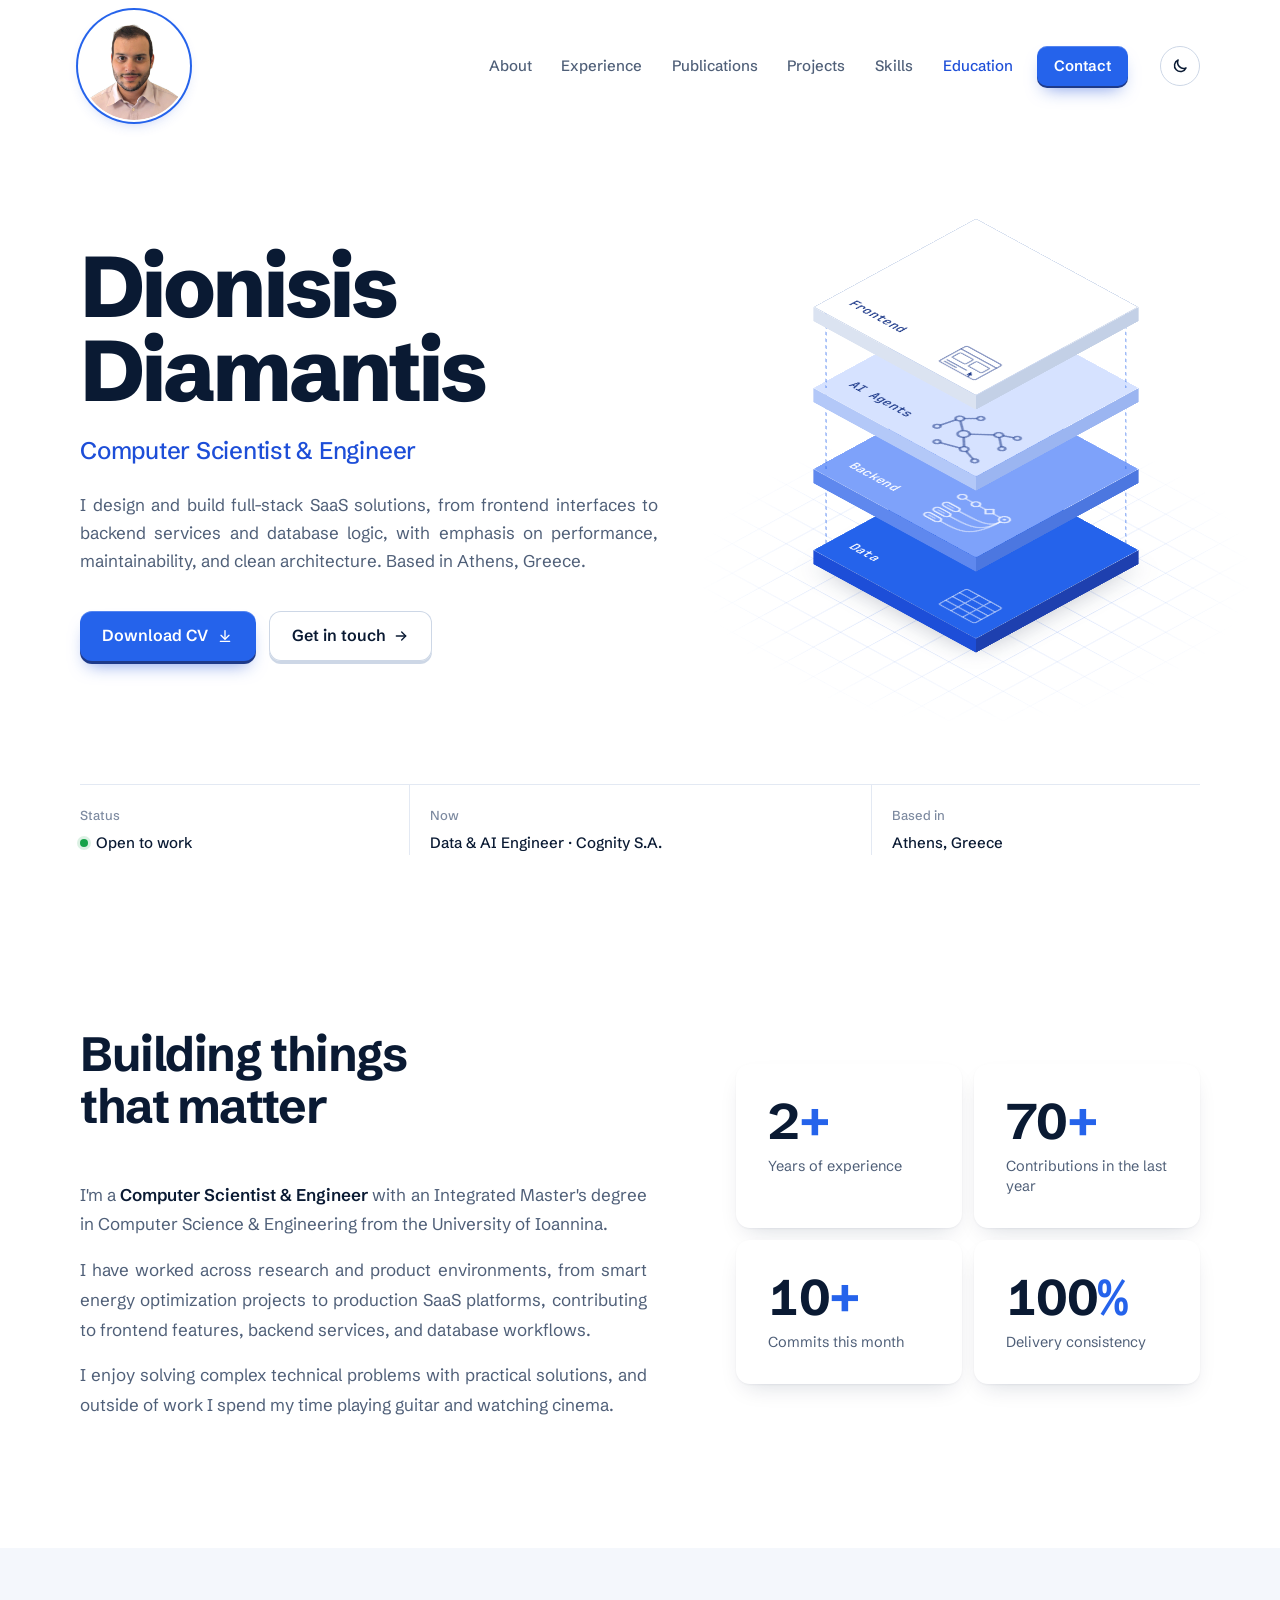
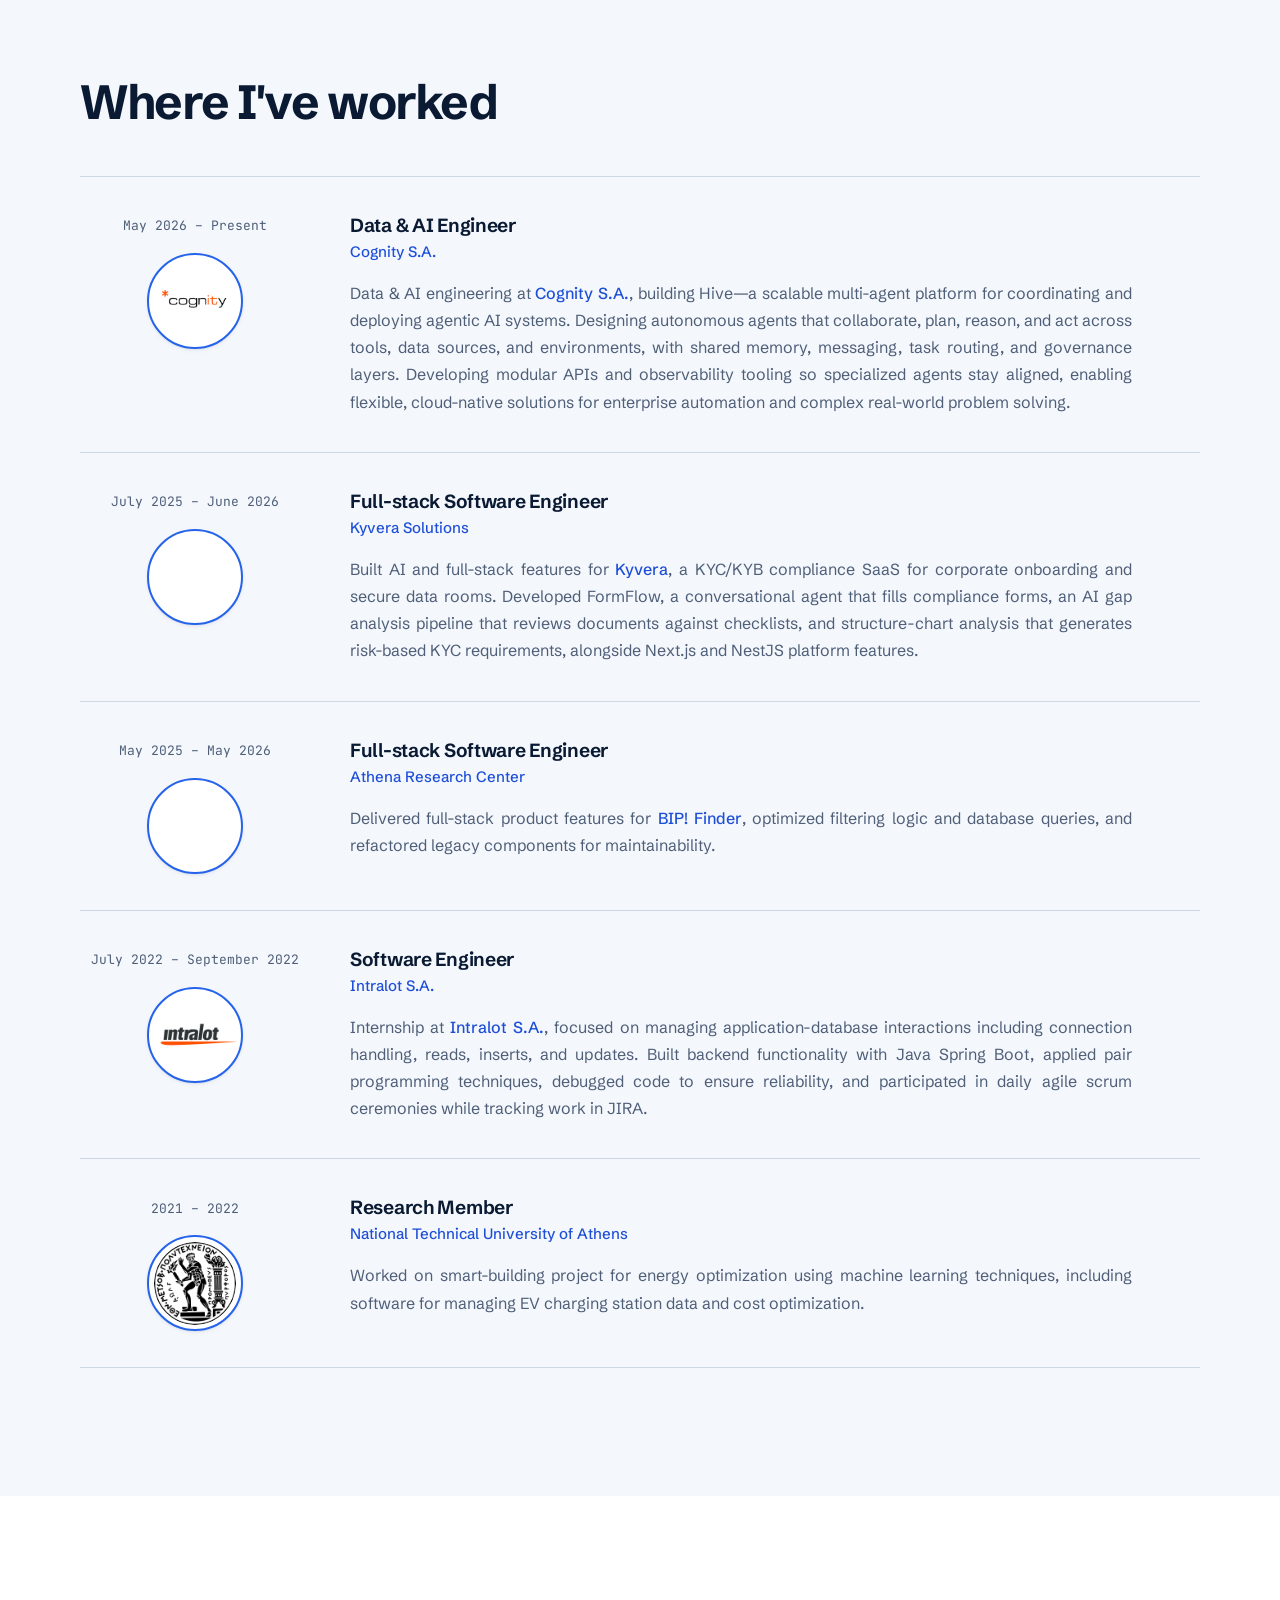
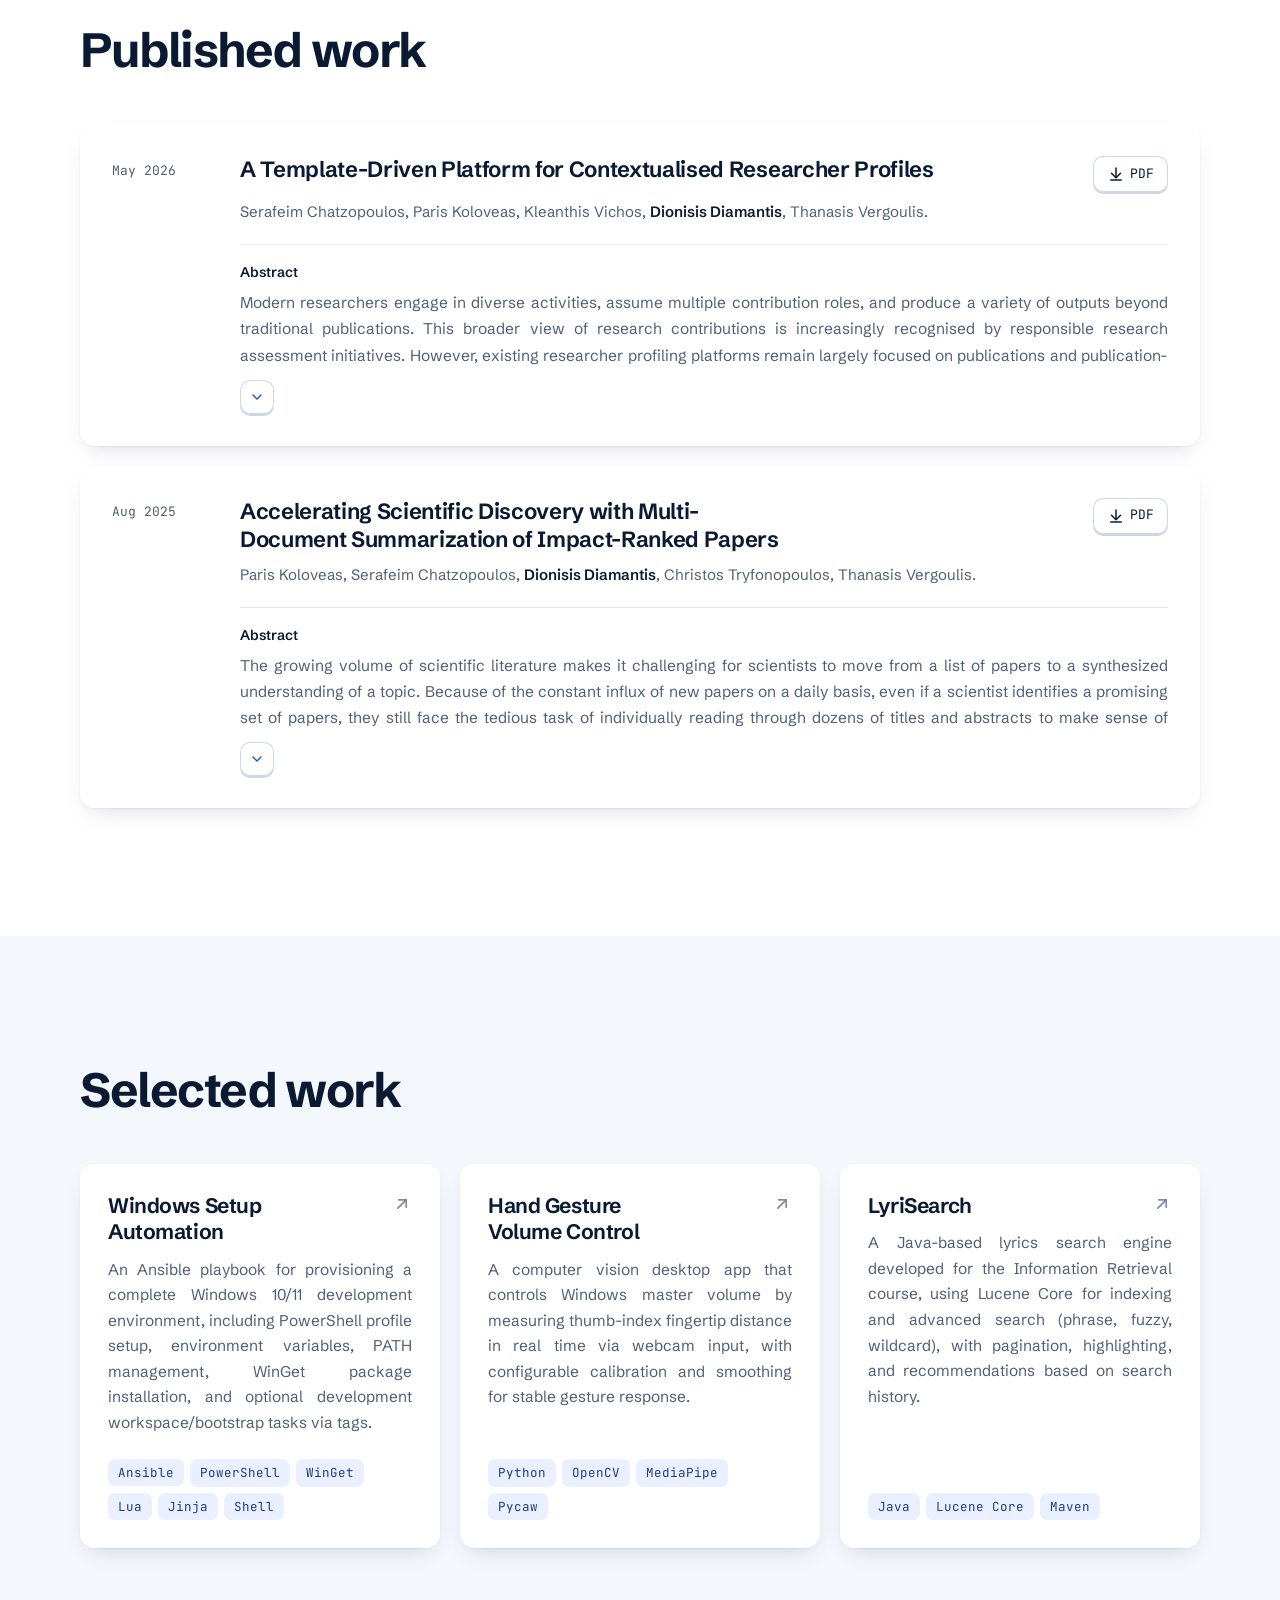
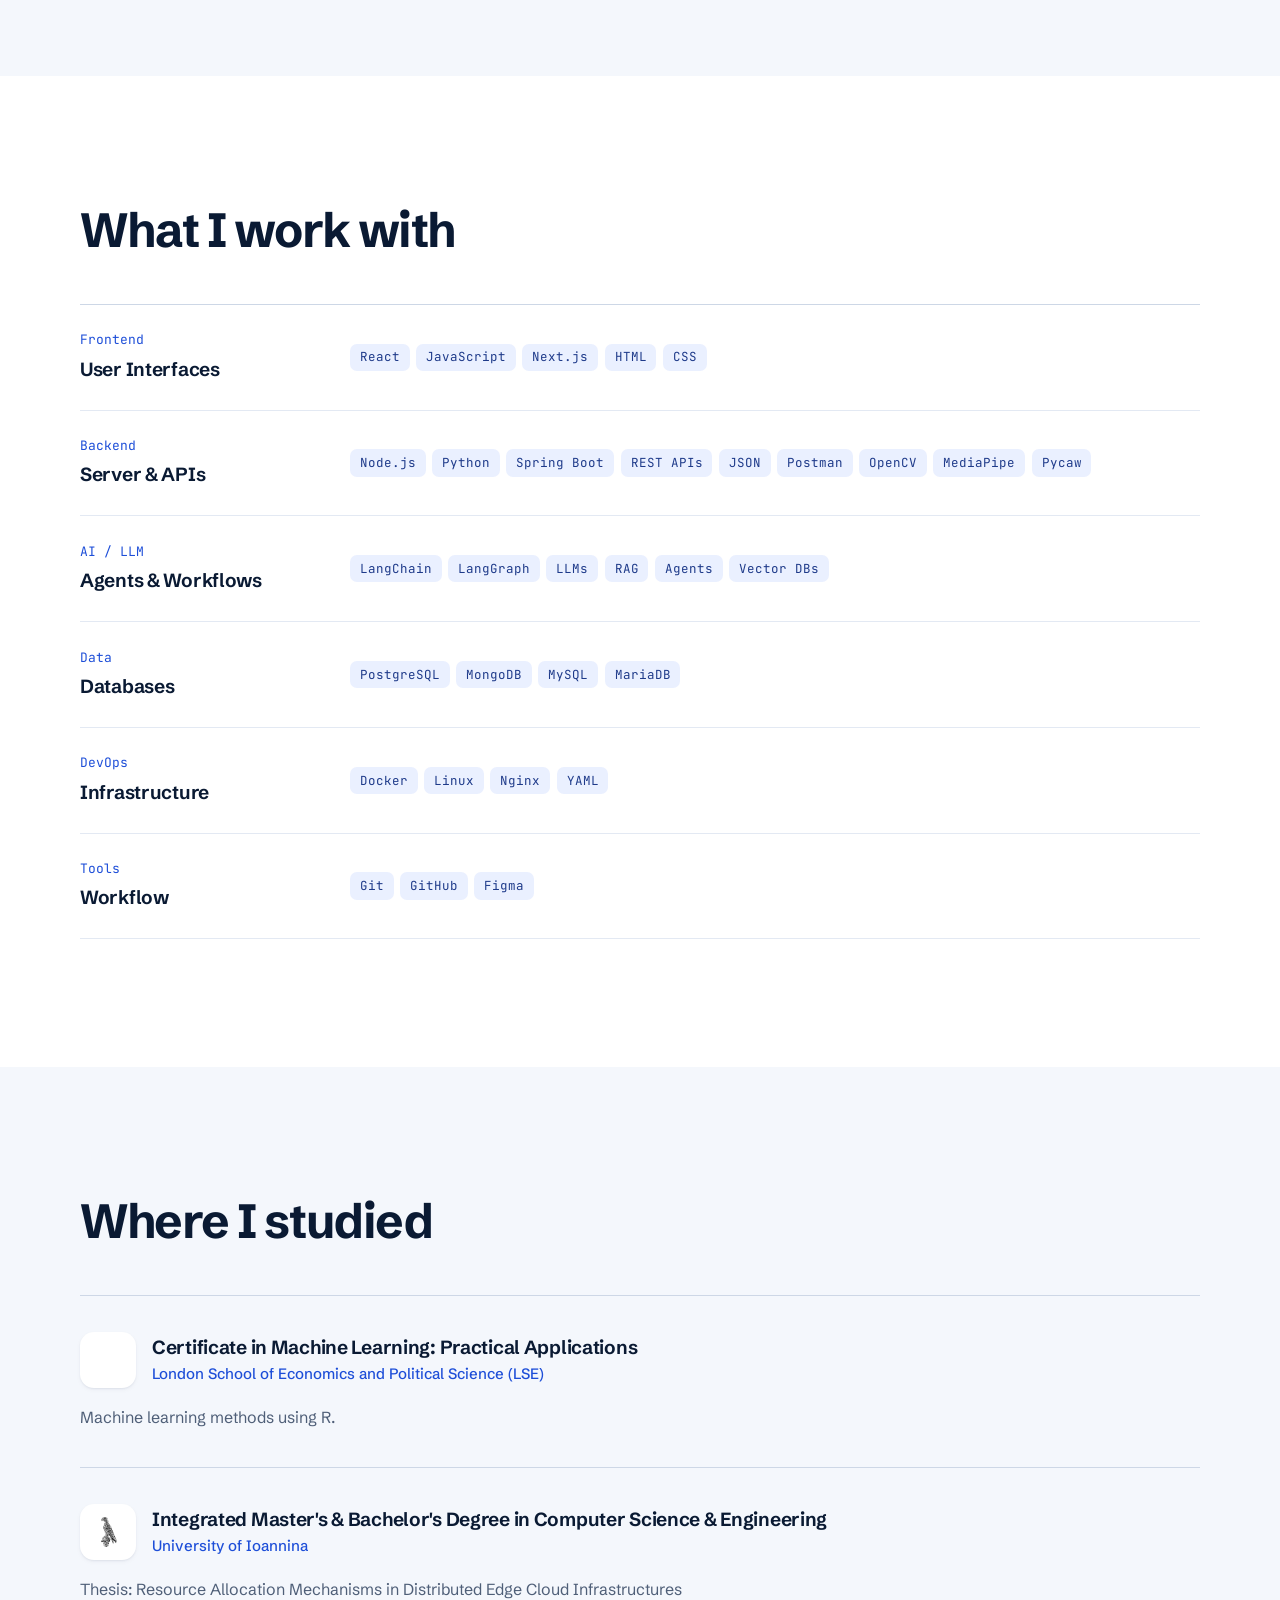
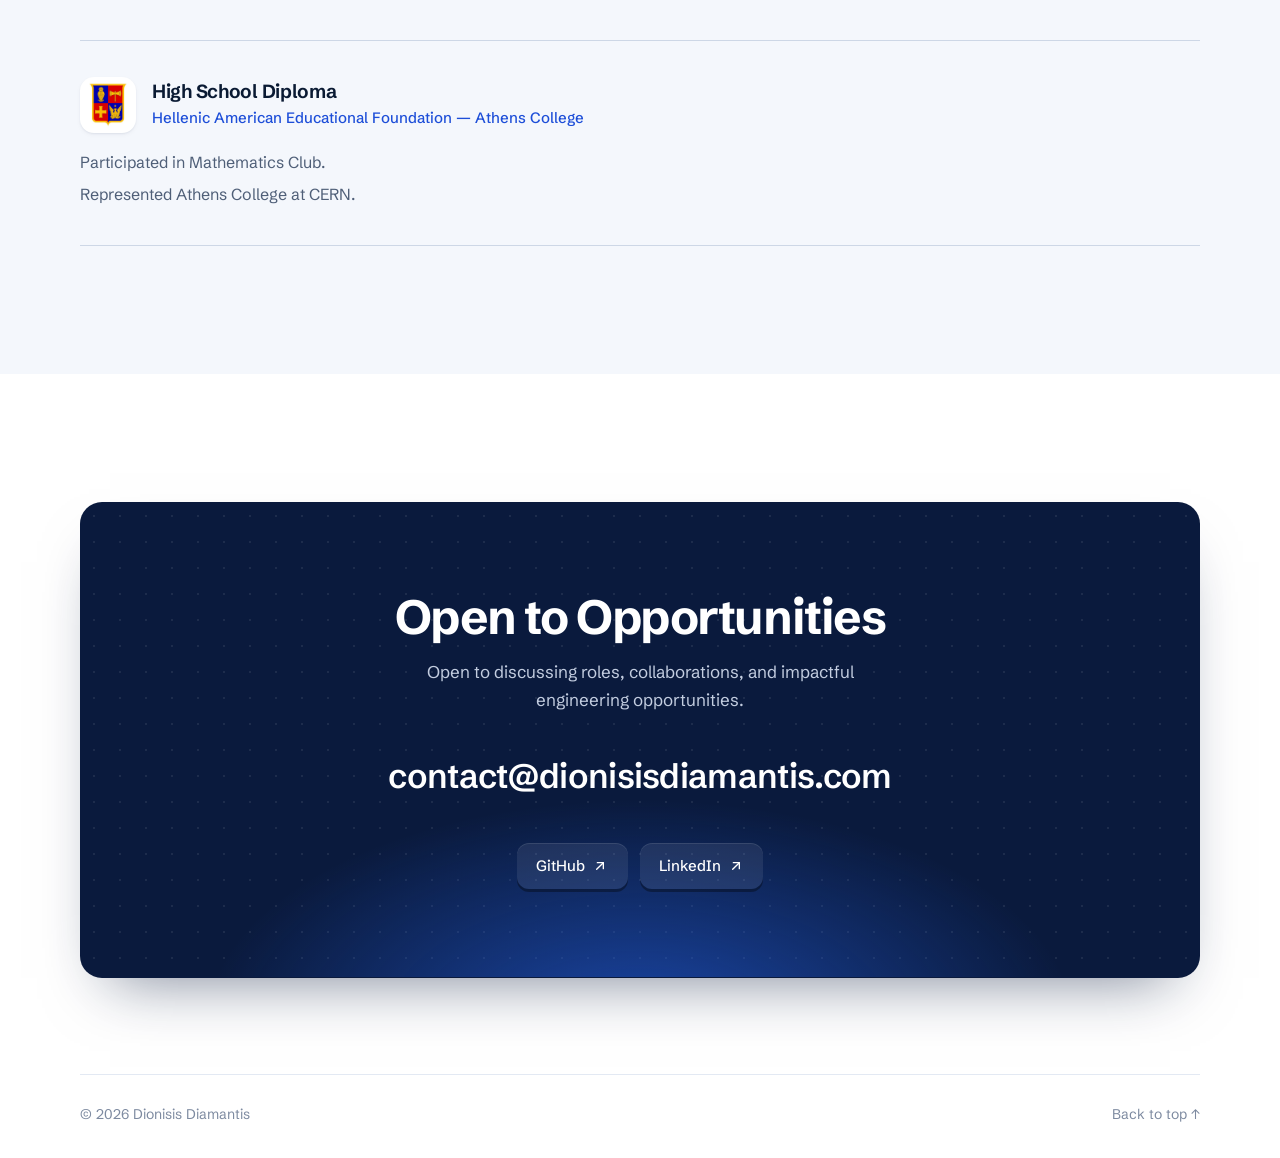
<file: index.html>
<!DOCTYPE html>
<html lang="en">
<head>
  <meta charset="UTF-8" />
  <meta name="viewport" content="width=device-width, initial-scale=1.0, minimum-scale=1.0, viewport-fit=cover" />
  <meta name="google-site-verification" content="ur2mMR9b_NcOJcLGrfD8p8n-YWBuxhyLKRSoC2bK8dc" />
  <meta name="theme-color" content="#ffffff" media="(prefers-color-scheme: light)" />
  <meta name="theme-color" content="#0b1120" media="(prefers-color-scheme: dark)" />
  <title>Dionisis Diamantis — Computer Scientist & Engineer</title>
  <link rel="icon" href="/favicon.ico" sizes="any" />
  <link rel="icon" href="/favicon.png" type="image/png" sizes="96x96" />
  <link rel="icon" href="/assets/favicon.svg" type="image/svg+xml" />
  <link rel="icon" href="/assets/favicon-32.png" type="image/png" sizes="32x32" />
  <link rel="icon" href="/assets/favicon-512.png" type="image/png" sizes="512x512" />
  <link rel="apple-touch-icon" href="/assets/favicon-180.png" />
  <link rel="preconnect" href="https://fonts.googleapis.com" />
  <link rel="preconnect" href="https://fonts.gstatic.com" crossorigin />
  <link href="https://fonts.googleapis.com/css2?family=Schibsted+Grotesk:wght@400;500;600;700;800&family=JetBrains+Mono:wght@400;500&display=swap" rel="stylesheet" />
  <link rel="stylesheet" href="./css/styles.css?v=redesign-10" />
  <script>
    document.documentElement.classList.add('js');
    // apply a theme the visitor picked earlier before the first paint, so there is no flash
    try {
      var savedTheme = localStorage.getItem('theme');
      if (savedTheme === 'light' || savedTheme === 'dark') document.documentElement.dataset.theme = savedTheme;
    } catch (e) {}
    if ('scrollRestoration' in history) history.scrollRestoration = 'manual';
    document.addEventListener('DOMContentLoaded', () => {
      if (window.location.hash) {
        history.replaceState(null, '', window.location.pathname);
      }
      window.scrollTo(0, 0);
    });
  </script>
</head>
<body>

  <nav id="navbar">
    <div class="nav-inner">
      <a class="nav-brand" href="#hero" aria-label="Dionisis Diamantis — home">
        <span class="nav-avatar"><img src="./assets/images/me.jpeg" alt="" width="56" height="56" decoding="async" /></span>
      </a>
      <button type="button" class="theme-toggle" aria-label="Switch to dark theme">
        <svg class="theme-icon theme-icon--moon" width="18" height="18" viewBox="0 0 24 24" fill="none" stroke="currentColor" stroke-width="2" stroke-linecap="round" stroke-linejoin="round" aria-hidden="true"><path d="M20 14.5A8 8 0 0 1 9.5 4 8 8 0 1 0 20 14.5Z" /></svg>
        <svg class="theme-icon theme-icon--sun" width="18" height="18" viewBox="0 0 24 24" fill="none" stroke="currentColor" stroke-width="2" stroke-linecap="round" stroke-linejoin="round" aria-hidden="true"><circle cx="12" cy="12" r="4" /><path d="M12 2v2M12 20v2M4.9 4.9l1.4 1.4M17.7 17.7l1.4 1.4M2 12h2M20 12h2M4.9 19.1l1.4-1.4M17.7 6.3l1.4-1.4" /></svg>
      </button>
      <button
        type="button"
        class="nav-toggle"
        aria-expanded="false"
        aria-controls="nav-menu"
        aria-label="Open navigation menu"
      >
        <span class="nav-toggle-bar" aria-hidden="true"></span>
        <span class="nav-toggle-bar" aria-hidden="true"></span>
      </button>
      <ul class="nav-links" id="nav-menu">
        <li><a href="#about">About</a></li>
        <li><a href="#experience">Experience</a></li>
        <li><a href="#publications">Publications</a></li>
        <li><a href="#projects">Projects</a></li>
        <li><a href="#skills">Skills</a></li>
        <li><a href="#education">Education</a></li>
        <li class="nav-cta-item"><a class="nav-cta" href="#contact">Contact</a></li>
      </ul>
    </div>
    <button type="button" class="nav-backdrop" aria-label="Close navigation menu" tabindex="-1" aria-hidden="true"></button>
  </nav>

  <main>
    <section id="hero">
      <div class="hero-inner">
        <div class="hero-main">
          <h1 class="hero-name">Dionisis<br>Diamantis</h1>
          <p class="hero-title">Computer Scientist & Engineer</p>
          <p class="hero-desc">I design and build full-stack SaaS solutions, from frontend interfaces to backend services and database logic, with emphasis on performance, maintainability, and clean architecture. Based in Athens, Greece.</p>
          <div class="hero-actions">
            <a
              class="btn btn-primary"
              href="./assets/papers/cv%20Dionysios%20Diamantis.pdf"
              download="Dionisis_Diamantis_CV.pdf"
            >
              Download CV
              <svg width="16" height="16" viewBox="0 0 24 24" fill="none" stroke="currentColor" stroke-width="2" stroke-linecap="round" stroke-linejoin="round" aria-hidden="true"><path d="M12 4v12" /><path d="m6 11 6 6 6-6" /><path d="M5 20h14" /></svg>
            </a>
            <a class="btn btn-ghost" href="#contact">
              Get in touch
              <svg width="16" height="16" viewBox="0 0 24 24" fill="none" stroke="currentColor" stroke-width="2" stroke-linecap="round" stroke-linejoin="round" aria-hidden="true"><path d="M5 12h14" /><path d="m13 6 6 6-6 6" /></svg>
            </a>
          </div>
        </div>

        <div class="stack" aria-hidden="true">
          <div class="stack-scene">
            <div class="stack-floor"></div>
            <div class="stack-ground"></div>
            <!-- columns that tie the layers together. One request travels down from the
                 Frontend to the Data layer, and its response travels back up. -->
            <i class="pillar" style="--x: 96%; --y: 4%"></i>
            <i class="pillar" style="--x: 4%; --y: 96%"></i>
            <!-- each packet is followed by fading ghosts that form its trail -->
            <i class="packet packet--req" style="--x: 96%; --y: 4%"></i>
            <i class="packet packet--req packet--ghost" style="--x: 96%; --y: 4%; --g: 1"></i>
            <i class="packet packet--req packet--ghost" style="--x: 96%; --y: 4%; --g: 2"></i>
            <i class="packet packet--req packet--ghost" style="--x: 96%; --y: 4%; --g: 3"></i>
            <i class="packet packet--res" style="--x: 4%; --y: 96%"></i>
            <i class="packet packet--res packet--ghost" style="--x: 4%; --y: 96%; --g: 1"></i>
            <i class="packet packet--res packet--ghost" style="--x: 4%; --y: 96%; --g: 2"></i>
            <i class="packet packet--res packet--ghost" style="--x: 4%; --y: 96%; --g: 3"></i>

            <div class="slab slab--data" style="--i: 0" data-target="skill-data">
              <svg class="slab-art" viewBox="0 0 100 80" fill="none" stroke="currentColor" stroke-width="3" stroke-linecap="round">
                <!-- table cells; js/script.js lights a different few on every query -->
                <rect class="art-cell" x="6" y="6" width="28" height="14" rx="1.5" stroke="none" />
                <rect class="art-cell" x="38" y="6" width="26" height="14" rx="1.5" stroke="none" />
                <rect class="art-cell" x="68" y="6" width="26" height="14" rx="1.5" stroke="none" />
                <rect class="art-cell" x="6" y="24" width="28" height="14" rx="1.5" stroke="none" />
                <rect class="art-cell" x="38" y="24" width="26" height="14" rx="1.5" stroke="none" />
                <rect class="art-cell" x="68" y="24" width="26" height="14" rx="1.5" stroke="none" />
                <rect class="art-cell" x="6" y="42" width="28" height="14" rx="1.5" stroke="none" />
                <rect class="art-cell" x="38" y="42" width="26" height="14" rx="1.5" stroke="none" />
                <rect class="art-cell" x="68" y="42" width="26" height="14" rx="1.5" stroke="none" />
                <rect class="art-cell" x="6" y="60" width="28" height="14" rx="1.5" stroke="none" />
                <rect class="art-cell" x="38" y="60" width="26" height="14" rx="1.5" stroke="none" />
                <rect class="art-cell" x="68" y="60" width="26" height="14" rx="1.5" stroke="none" />
                <rect x="4" y="4" width="92" height="72" rx="5" />
                <path d="M4 22h92M4 40h92M4 58h92M36 4v72M66 4v72" />
              </svg>
              <span class="slab-label">Data</span>
              <span class="slab-tools">PostgreSQL<br />MongoDB<br />MySQL<br />Vector DBs</span>
            </div>
            <div class="slab slab--backend" style="--i: 1" data-target="skill-backend">
              <!-- request pipeline drawn as a transit line: auth → validate → cache (diamond) → handler.
                   The handler calls the endpoint that belongs to the agent the LLM picked
                   (js/script.js marks it with .is-picked). -->
              <svg class="slab-art art-backend" viewBox="0 0 100 80" fill="none" stroke="currentColor" stroke-width="2.5" stroke-linecap="round" stroke-linejoin="round">
                <path class="be-line" d="M12 16H80" />
                <path class="be-line" d="M80 22.5C80 40 62 40 30 40" />
                <path class="be-line" d="M80 22.5C80 55 62 55 30 55" />
                <path class="be-line" d="M80 22.5C80 70 62 70 30 70" />
                <path class="be-flow be-flow--a" pathLength="1" d="M12 16H56" />
                <path class="be-flow be-flow--b" pathLength="1" d="M56 16H80" />
                <path class="be-route" data-e="0" pathLength="1" d="M80 22.5C80 40 62 40 30 40" />
                <path class="be-route" data-e="1" pathLength="1" d="M80 22.5C80 55 62 55 30 55" />
                <path class="be-route" data-e="2" pathLength="1" d="M80 22.5C80 70 62 70 30 70" />
                <rect class="be-pill" x="6" y="35.5" width="24" height="9" rx="4.5" />
                <rect class="be-pill-lit" data-e="0" x="6" y="35.5" width="24" height="9" rx="4.5" />
                <path class="be-pill-text" d="M11.5 40H22" />
                <rect class="be-pill" x="6" y="50.5" width="24" height="9" rx="4.5" />
                <rect class="be-pill-lit" data-e="1" x="6" y="50.5" width="24" height="9" rx="4.5" />
                <path class="be-pill-text" d="M11.5 55H22" />
                <rect class="be-pill" x="6" y="65.5" width="24" height="9" rx="4.5" />
                <rect class="be-pill-lit" data-e="2" x="6" y="65.5" width="24" height="9" rx="4.5" />
                <path class="be-pill-text" d="M11.5 70H22" />
                <circle class="be-stop" cx="12" cy="16" r="5" />
                <circle class="be-lit" cx="12" cy="16" r="5" style="--n: 0" />
                <circle class="be-stop" cx="34" cy="16" r="5" />
                <circle class="be-lit" cx="34" cy="16" r="5" style="--n: 1" />
                <path class="be-stop" d="M56 9.5L62.5 16L56 22.5L49.5 16Z" />
                <path class="be-lit be-lit--cache" d="M56 9.5L62.5 16L56 22.5L49.5 16Z" style="--n: 2" />
                <circle class="be-stop" cx="80" cy="16" r="6.5" />
                <circle class="be-lit be-lit--handler" cx="80" cy="16" r="6.5" style="--n: 3" />
                <circle class="be-core" cx="80" cy="16" r="2" />
              </svg>
              <span class="slab-label">Backend</span>
              <span class="slab-tools">Node.js<br />NestJS<br />Spring Boot</span>
            </div>
            <div class="slab slab--ai" style="--i: 2" data-target="skill-ai">
              <!-- decision graph: the LLM orchestrator at the hub picks an agent, the agent picks one of its own tools.
                   Tools only connect to their agent, agents only to the orchestrator. js/script.js picks a new route every cycle -->
              <svg class="slab-art art-tree" viewBox="0 0 100 80" fill="none" stroke="currentColor" stroke-width="3" stroke-linecap="round">
                <path class="tree-edge" data-a="0" d="M40 42L14 22" />
                <path class="tree-edge" data-a="1" d="M40 42L70 15" />
                <path class="tree-edge" data-a="2" d="M40 42L63 64" />
                <path class="tree-edge" data-a="0" data-b="0" d="M14 22L7 52" />
                <path class="tree-edge" data-a="0" data-b="1" d="M14 22L31 5" />
                <path class="tree-edge" data-a="1" data-b="0" d="M70 15L93 33" />
                <path class="tree-edge" data-a="1" data-b="1" d="M70 15L90 5" />
                <path class="tree-edge" data-a="2" data-b="0" d="M63 64L89 73" />
                <path class="tree-edge" data-a="2" data-b="1" d="M63 64L30 75" />
                <path class="tree-route tree-route--1" data-a="0" pathLength="1" d="M40 42L14 22" />
                <path class="tree-route tree-route--1" data-a="1" pathLength="1" d="M40 42L70 15" />
                <path class="tree-route tree-route--1" data-a="2" pathLength="1" d="M40 42L63 64" />
                <path class="tree-route tree-route--2" data-a="0" data-b="0" pathLength="1" d="M14 22L7 52" />
                <path class="tree-route tree-route--2" data-a="0" data-b="1" pathLength="1" d="M14 22L31 5" />
                <path class="tree-route tree-route--2" data-a="1" data-b="0" pathLength="1" d="M70 15L93 33" />
                <path class="tree-route tree-route--2" data-a="1" data-b="1" pathLength="1" d="M70 15L90 5" />
                <path class="tree-route tree-route--2" data-a="2" data-b="0" pathLength="1" d="M63 64L89 73" />
                <path class="tree-route tree-route--2" data-a="2" data-b="1" pathLength="1" d="M63 64L30 75" />
                <circle class="tree-node tree-root" cx="40" cy="42" r="7" />
                <circle class="tree-node tree-agent" data-a="0" cx="14" cy="22" r="5" />
                <circle class="tree-node tree-agent" data-a="1" cx="70" cy="15" r="5" />
                <circle class="tree-node tree-agent" data-a="2" cx="63" cy="64" r="5" />
                <circle class="tree-node tree-tool" data-a="0" data-b="0" cx="7" cy="52" r="4" />
                <circle class="tree-node tree-tool" data-a="0" data-b="1" cx="31" cy="5" r="4" />
                <circle class="tree-node tree-tool" data-a="1" data-b="0" cx="93" cy="33" r="4" />
                <circle class="tree-node tree-tool" data-a="1" data-b="1" cx="90" cy="5" r="4" />
                <circle class="tree-node tree-tool" data-a="2" data-b="0" cx="89" cy="73" r="4" />
                <circle class="tree-node tree-tool" data-a="2" data-b="1" cx="30" cy="75" r="4" />
              </svg>
              <span class="slab-label">AI Agents</span>
              <span class="slab-tools">LangGraph<br />RAG<br />LLMs</span>
            </div>
            <div class="slab slab--frontend" style="--i: 3" data-target="skill-frontend">
              <svg class="slab-art" viewBox="0 0 100 80" fill="none" stroke="currentColor" stroke-width="3" stroke-linecap="round">
                <rect x="4" y="4" width="92" height="72" rx="5" />
                <path d="M4 18h92" />
                <rect class="art-card" x="12" y="28" width="34" height="22" rx="3" /><rect x="54" y="28" width="34" height="22" rx="3" />
                <path d="M12 62h50M12 69h30" />
                <path class="art-cursor" d="M0 0v13l3.5-3.5 2.5 6 2.5-1-2.5-6h5z" fill="currentColor" stroke="none" />
              </svg>
              <span class="slab-label">Frontend</span>
              <span class="slab-tools">React<br />Next.js</span>
            </div>
          </div>
        </div>
      </div>

      <div class="hero-meta">
        <div class="hero-meta-item">
          <span class="meta-key">Status</span>
          <span class="meta-value"><span class="status-dot" aria-hidden="true"></span>Open to work</span>
        </div>
        <div class="hero-meta-item">
          <span class="meta-key">Now</span>
          <span class="meta-value">Data &amp; AI Engineer · Cognity S.A.</span>
        </div>
        <div class="hero-meta-item">
          <span class="meta-key">Based in</span>
          <span class="meta-value">Athens, Greece</span>
        </div>
      </div>
    </section>

    <section id="about">
      <div class="about-grid">
        <div class="about-copy reveal">
          <header class="section-head">
            <h2 class="section-title">Building things<br>that matter</h2>
          </header>
          <p>I'm a <strong>Computer Scientist & Engineer</strong> with an Integrated Master's degree in Computer Science & Engineering from the University of Ioannina.</p>
          <p>I have worked across research and product environments, from smart energy optimization projects to production SaaS platforms, contributing to frontend features, backend services, and database workflows.</p>
          <p>I enjoy solving complex technical problems with practical solutions, and outside of work I spend my time playing guitar and watching cinema.</p>
        </div>
        <div class="about-stats reveal">
          <div class="stat"><div class="stat-num">2<span>+</span></div><div class="stat-label">Years of experience</div></div>
          <div class="stat"><div class="stat-num" id="github-contributions">70<span>+</span></div><div class="stat-label">Contributions in the last year</div></div>
          <div class="stat"><div class="stat-num" id="github-monthly-commits">10<span>+</span></div><div class="stat-label">Commits this month</div></div>
          <div class="stat"><div class="stat-num">100<span>%</span></div><div class="stat-label">Delivery consistency</div></div>
        </div>
      </div>
    </section>

    <section id="experience">
      <header class="section-head reveal">
        <h2 class="section-title">Where I've worked</h2>
      </header>
      <div class="timeline">
        <article class="exp-item reveal">
          <div class="exp-aside">
            <p class="exp-date">May 2026 – Present</p>
            <span class="exp-logo"><img src="./assets/images/cognity.png" alt="Cognity S.A. logo" width="96" height="96" decoding="async" /></span>
          </div>
          <div class="exp-body">
            <div class="exp-head">
              <div class="exp-head-text">
                <h3>Data & AI Engineer</h3>
                <p class="company">Cognity S.A.</p>
              </div>
            </div>
            <p>Data & AI engineering at <a class="project-link" href="https://www.cognity.gr" target="_blank" rel="noopener">Cognity S.A.</a>, building Hive—a scalable multi-agent platform for coordinating and deploying agentic AI systems. Designing autonomous agents that collaborate, plan, reason, and act across tools, data sources, and environments, with shared memory, messaging, task routing, and governance layers. Developing modular APIs and observability tooling so specialized agents stay aligned, enabling flexible, cloud-native solutions for enterprise automation and complex real-world problem solving.</p>
          </div>
        </article>
        <article class="exp-item reveal">
          <div class="exp-aside">
            <p class="exp-date">July 2025 – June 2026</p>
            <span class="exp-logo exp-logo--kyvera"><img src="./assets/images/kyvera.png" alt="Kyvera Solutions logo" width="96" height="96" decoding="async" /></span>
          </div>
          <div class="exp-body">
            <div class="exp-head">
              <div class="exp-head-text">
                <h3>Full-stack Software Engineer</h3>
                <p class="company">Kyvera Solutions</p>
              </div>
            </div>
            <p>Built AI and full-stack features for <a class="project-link" href="https://kyverasolutions.com" target="_blank" rel="noopener">Kyvera</a>, a KYC/KYB compliance SaaS for corporate onboarding and secure data rooms. Developed FormFlow, a conversational agent that fills compliance forms, an AI gap analysis pipeline that reviews documents against checklists, and structure-chart analysis that generates risk-based KYC requirements, alongside Next.js and NestJS platform features.</p>
          </div>
        </article>
        <article class="exp-item reveal">
          <div class="exp-aside">
            <p class="exp-date">May 2025 – May 2026</p>
            <span class="exp-logo"><img src="./assets/images/athena.png" alt="Athena Research Center logo" width="96" height="96" decoding="async" /></span>
          </div>
          <div class="exp-body">
            <div class="exp-head">
              <div class="exp-head-text">
                <h3>Full-stack Software Engineer</h3>
                <p class="company">Athena Research Center</p>
              </div>
            </div>
            <p>Delivered full-stack product features for <a class="project-link" href="https://bip.imsi.athenarc.gr" target="_blank" rel="noopener">BIP! Finder</a>, optimized filtering logic and database queries, and refactored legacy components for maintainability.</p>
          </div>
        </article>
        <article class="exp-item reveal">
          <div class="exp-aside">
            <p class="exp-date">July 2022 – September 2022</p>
            <span class="exp-logo exp-logo--intralot"><img src="./assets/images/intralot.png" alt="Intralot S.A. logo" width="96" height="96" decoding="async" /></span>
          </div>
          <div class="exp-body">
            <div class="exp-head">
              <div class="exp-head-text">
                <h3>Software Engineer</h3>
                <p class="company">Intralot S.A.</p>
              </div>
            </div>
            <p>Internship at <a class="project-link" href="https://www.intralot.com" target="_blank" rel="noopener">Intralot S.A.</a>, focused on managing application-database interactions including connection handling, reads, inserts, and updates. Built backend functionality with Java Spring Boot, applied pair programming techniques, debugged code to ensure reliability, and participated in daily agile scrum ceremonies while tracking work in JIRA.</p>
          </div>
        </article>
        <article class="exp-item reveal">
          <div class="exp-aside">
            <p class="exp-date">2021 – 2022</p>
            <span class="exp-logo exp-logo--ntua"><img src="./assets/images/ntua.webp" alt="National Technical University of Athens logo" width="96" height="96" decoding="async" /></span>
          </div>
          <div class="exp-body">
            <div class="exp-head">
              <div class="exp-head-text">
                <h3>Research Member</h3>
                <p class="company">National Technical University of Athens</p>
              </div>
            </div>
            <p>Worked on smart-building project for energy optimization using machine learning techniques, including software for managing EV charging station data and cost optimization.</p>
          </div>
        </article>
      </div>
    </section>

    <section id="publications">
      <header class="section-head reveal">
        <h2 class="section-title">Published work</h2>
      </header>
      <div class="pub-list">
        <article class="pub-entry reveal">
          <a
            class="pub-entry-link"
            href="https://arxiv.org/abs/2605.14722"
            target="_blank"
            rel="noopener noreferrer"
            aria-label="View on arXiv: A Template-Driven Platform for Contextualised Researcher Profiles"
          ></a>
          <div class="pub-header">
            <p class="pub-date">May 2026</p>
            <div class="pub-main">
              <div class="pub-title-row">
                <h3 class="pub-title">A Template-Driven Platform for Contextualised Researcher Profiles</h3>
                <a
                  class="pub-download"
                  href="./assets/papers/2605.14722v1.pdf"
                  download="2605.14722v1.pdf"
                  aria-label="Download paper PDF"
                >
                  <svg xmlns="http://www.w3.org/2000/svg" width="18" height="18" viewBox="0 0 24 24" fill="none" stroke="currentColor" stroke-width="2" stroke-linecap="round" stroke-linejoin="round" aria-hidden="true"><path d="M12 4v12" /><path d="m6 11 6 6 6-6" /><path d="M5 20h14" /></svg>
                  <span>PDF</span>
                </a>
              </div>
              <p class="pub-authors">
                Serafeim Chatzopoulos, Paris Koloveas, Kleanthis Vichos,
                <strong>Dionisis Diamantis</strong>, Thanasis Vergoulis.
              </p>
              <div class="pub-abstract-wrap is-collapsed">
                <p class="pub-abstract-label">Abstract</p>
                <div class="pub-abstract-panel">
                  <p class="pub-abstract">Modern researchers engage in diverse activities, assume multiple contribution roles, and produce a variety of outputs beyond traditional publications. This broader view of research contributions is increasingly recognised by responsible research assessment initiatives. However, existing researcher profiling platforms remain largely focused on publications and publication-centric indicators, offering limited support for contextualised and multi-dimensional representations of research careers. This paper presents BIP! Scholar, a platform that supports flexible researcher profiling through a template-driven approach. Researchers can create profiles tailored to different presentation or assessment contexts using track-based, narrative-style, or hybrid templates which support the representation of diverse outputs, contribution roles, and broader research activities. The platform also supports research assessment experts who wish to design and evaluate experimental profile templates.</p>
                </div>
                <button type="button" class="pub-abstract-toggle" aria-expanded="false" aria-label="Show full abstract" hidden>
                  <svg xmlns="http://www.w3.org/2000/svg" width="16" height="16" viewBox="0 0 24 24" fill="none" stroke="currentColor" stroke-width="2" stroke-linecap="round" stroke-linejoin="round" aria-hidden="true"><polyline points="6 9 12 15 18 9" /></svg>
                </button>
              </div>
            </div>
          </div>
        </article>

        <article class="pub-entry reveal">
          <a
            class="pub-entry-link"
            href="https://arxiv.org/abs/2508.03962"
            target="_blank"
            rel="noopener noreferrer"
            aria-label="View on arXiv: Accelerating Scientific Discovery with Multi-Document Summarization of Impact-Ranked Papers"
          ></a>
          <div class="pub-header">
            <p class="pub-date">Aug 2025</p>
            <div class="pub-main">
              <div class="pub-title-row">
                <h3 class="pub-title">Accelerating Scientific Discovery with Multi-Document Summarization of Impact-Ranked Papers</h3>
                <a
                  class="pub-download"
                  href="./assets/papers/2508.03962v1.pdf"
                  download="2508.03962v1.pdf"
                  aria-label="Download paper PDF"
                >
                  <svg xmlns="http://www.w3.org/2000/svg" width="18" height="18" viewBox="0 0 24 24" fill="none" stroke="currentColor" stroke-width="2" stroke-linecap="round" stroke-linejoin="round" aria-hidden="true"><path d="M12 4v12" /><path d="m6 11 6 6 6-6" /><path d="M5 20h14" /></svg>
                  <span>PDF</span>
                </a>
              </div>
              <p class="pub-authors">
                Paris Koloveas, Serafeim Chatzopoulos,
                <strong>Dionisis Diamantis</strong>, Christos Tryfonopoulos, Thanasis Vergoulis.
              </p>
              <div class="pub-abstract-wrap is-collapsed">
                <p class="pub-abstract-label">Abstract</p>
                <div class="pub-abstract-panel">
                  <p class="pub-abstract">The growing volume of scientific literature makes it challenging for scientists to move from a list of papers to a synthesized understanding of a topic. Because of the constant influx of new papers on a daily basis, even if a scientist identifies a promising set of papers, they still face the tedious task of individually reading through dozens of titles and abstracts to make sense of occasionally conflicting findings. To address this critical bottleneck in the research workflow, we introduce a summarization feature to BIP! Finder, a scholarly search engine that ranks literature based on distinct impact aspects like popularity and influence. Our approach enables users to generate two types of summaries from top-ranked search results: a concise summary for an instantaneous at-a-glance comprehension and a more comprehensive literature review-style summary for greater, better-organized comprehension. This ability dynamically leverages BIP! Finder's already existing impact-based ranking and filtering features to generate context-sensitive, synthesized narratives that can significantly accelerate literature discovery and comprehension.</p>
                </div>
                <button type="button" class="pub-abstract-toggle" aria-expanded="false" aria-label="Show full abstract" hidden>
                  <svg xmlns="http://www.w3.org/2000/svg" width="16" height="16" viewBox="0 0 24 24" fill="none" stroke="currentColor" stroke-width="2" stroke-linecap="round" stroke-linejoin="round" aria-hidden="true"><polyline points="6 9 12 15 18 9" /></svg>
                </button>
              </div>
            </div>
          </div>
        </article>
      </div>
    </section>

    <section id="projects">
      <header class="section-head reveal">
        <h2 class="section-title">Selected work</h2>
      </header>
      <div class="card-grid reveal">
        <a class="project-card" data-tilt href="https://github.com/dionisisdiamantis/windows-setup-main" target="_blank" rel="noopener noreferrer" aria-label="Windows Setup Automation on GitHub">
          <div class="card-head"><h3>Windows Setup Automation</h3><svg class="card-arrow" width="20" height="20" viewBox="0 0 24 24" fill="none" stroke="currentColor" stroke-width="2" stroke-linecap="round" stroke-linejoin="round" aria-hidden="true"><path d="M7 17 17 7" /><path d="M8 7h9v9" /></svg></div>
          <p>An Ansible playbook for provisioning a complete Windows 10/11 development environment, including PowerShell profile setup, environment variables, PATH management, WinGet package installation, and optional development workspace/bootstrap tasks via tags.</p>
          <div class="tags"><span class="tag">Ansible</span><span class="tag">PowerShell</span><span class="tag">WinGet</span><span class="tag">Lua</span><span class="tag">Jinja</span><span class="tag">Shell</span></div>
        </a>
        <a class="project-card" data-tilt href="https://github.com/dionisisdiamantis/cv-hand-gesture-volume-control" target="_blank" rel="noopener noreferrer" aria-label="Hand Gesture Volume Control on GitHub">
          <div class="card-head"><h3>Hand Gesture Volume Control</h3><svg class="card-arrow" width="20" height="20" viewBox="0 0 24 24" fill="none" stroke="currentColor" stroke-width="2" stroke-linecap="round" stroke-linejoin="round" aria-hidden="true"><path d="M7 17 17 7" /><path d="M8 7h9v9" /></svg></div>
          <p>A computer vision desktop app that controls Windows master volume by measuring thumb-index fingertip distance in real time via webcam input, with configurable calibration and smoothing for stable gesture response.</p>
          <div class="tags"><span class="tag">Python</span><span class="tag">OpenCV</span><span class="tag">MediaPipe</span><span class="tag">Pycaw</span></div>
        </a>
        <a class="project-card" data-tilt href="https://github.com/dionisisdiamantis/LyriSearch-Lucene" target="_blank" rel="noopener noreferrer" aria-label="LyriSearch on GitHub">
          <div class="card-head"><h3>LyriSearch</h3><svg class="card-arrow" width="20" height="20" viewBox="0 0 24 24" fill="none" stroke="currentColor" stroke-width="2" stroke-linecap="round" stroke-linejoin="round" aria-hidden="true"><path d="M7 17 17 7" /><path d="M8 7h9v9" /></svg></div>
          <p>A Java-based lyrics search engine developed for the Information Retrieval course, using Lucene Core for indexing and advanced search (phrase, fuzzy, wildcard), with pagination, highlighting, and recommendations based on search history.</p>
          <div class="tags"><span class="tag">Java</span><span class="tag">Lucene Core</span><span class="tag">Maven</span></div>
        </a>
      </div>
    </section>

    <section id="skills">
      <header class="section-head reveal">
        <h2 class="section-title">What I work with</h2>
      </header>
      <div class="skills-grid">
        <div class="skill-card reveal" id="skill-frontend">
          <p class="skill-label">Frontend</p>
          <h3>User Interfaces</h3>
          <div class="tags"><span class="tag">React</span><span class="tag">JavaScript</span><span class="tag">Next.js</span><span class="tag">HTML</span><span class="tag">CSS</span></div>
        </div>
        <div class="skill-card reveal" id="skill-backend">
          <p class="skill-label">Backend</p>
          <h3>Server & APIs</h3>
          <div class="tags"><span class="tag">Node.js</span><span class="tag">Python</span><span class="tag">Spring Boot</span><span class="tag">REST APIs</span><span class="tag">JSON</span><span class="tag">Postman</span><span class="tag">OpenCV</span><span class="tag">MediaPipe</span><span class="tag">Pycaw</span></div>
        </div>
        <div class="skill-card reveal" id="skill-ai">
          <p class="skill-label">AI / LLM</p>
          <h3>Agents & Workflows</h3>
          <div class="tags"><span class="tag">LangChain</span><span class="tag">LangGraph</span><span class="tag">LLMs</span><span class="tag">RAG</span><span class="tag">Agents</span><span class="tag">Vector DBs</span></div>
        </div>
        <div class="skill-card reveal" id="skill-data">
          <p class="skill-label">Data</p>
          <h3>Databases</h3>
          <div class="tags"><span class="tag">PostgreSQL</span><span class="tag">MongoDB</span><span class="tag">MySQL</span><span class="tag">MariaDB</span></div>
        </div>
        <div class="skill-card reveal">
          <p class="skill-label">DevOps</p>
          <h3>Infrastructure</h3>
          <div class="tags"><span class="tag">Docker</span><span class="tag">Linux</span><span class="tag">Nginx</span><span class="tag">YAML</span></div>
        </div>
        <div class="skill-card reveal">
          <p class="skill-label">Tools</p>
          <h3>Workflow</h3>
          <div class="tags"><span class="tag">Git</span><span class="tag">GitHub</span><span class="tag">Figma</span></div>
        </div>
      </div>
    </section>

    <section id="education">
      <header class="section-head reveal">
        <h2 class="section-title">Where I studied</h2>
      </header>
      <div class="timeline timeline--plain">
        <article class="exp-item reveal">
          <div class="exp-body">
            <div class="exp-head">
              <span class="exp-logo"><img src="./assets/images/lse.jpg" alt="London School of Economics and Political Science logo" width="56" height="56" decoding="async" /></span>
              <div class="exp-head-text">
                <h3>Certificate in Machine Learning: Practical Applications</h3>
                <p class="company">London School of Economics and Political Science (LSE)</p>
              </div>
            </div>
            <p>Machine learning methods using R.</p>
          </div>
        </article>
        <article class="exp-item reveal">
          <div class="exp-body">
            <div class="exp-head">
              <span class="exp-logo"><img src="./assets/images/πανεπιστημιο%20ιωαννινων.jpg" alt="University of Ioannina logo" width="56" height="56" decoding="async" /></span>
              <div class="exp-head-text">
                <h3>Integrated Master's &amp; Bachelor's Degree in Computer Science &amp; Engineering</h3>
                <p class="company">University of Ioannina</p>
              </div>
            </div>
            <p>Thesis: Resource Allocation Mechanisms in Distributed Edge Cloud Infrastructures</p>
          </div>
        </article>
        <article class="exp-item reveal">
          <div class="exp-body">
            <div class="exp-head">
              <span class="exp-logo"><img src="./assets/images/athens%20colege.jpg" alt="Athens College logo" width="56" height="56" decoding="async" /></span>
              <div class="exp-head-text">
                <h3>High School Diploma</h3>
                <p class="company">Hellenic American Educational Foundation — Athens College</p>
              </div>
            </div>
            <p>Participated in Mathematics Club.</p>
            <p>Represented Athens College at CERN.</p>
          </div>
        </article>
      </div>
    </section>

    <section id="contact">
      <div class="contact-panel reveal">
        <div class="contact-glow" aria-hidden="true"></div>
        <h2 class="section-title">Open to Opportunities</h2>
        <p class="contact-sub">Open to discussing roles, collaborations, and impactful engineering opportunities.</p>
        <a class="contact-email" href="mailto:contact@dionisisdiamantis.com">contact@dionisisdiamantis.com</a>
        <div class="social-links">
          <a class="social-link" href="https://github.com/dionisisdiamantis" target="_blank" rel="noopener">
            GitHub
            <svg width="16" height="16" viewBox="0 0 24 24" fill="none" stroke="currentColor" stroke-width="2" stroke-linecap="round" stroke-linejoin="round" aria-hidden="true"><path d="M7 17 17 7" /><path d="M8 7h9v9" /></svg>
          </a>
          <a class="social-link" href="https://www.linkedin.com/in/dionisis-diamantis/" target="_blank" rel="noopener">
            LinkedIn
            <svg width="16" height="16" viewBox="0 0 24 24" fill="none" stroke="currentColor" stroke-width="2" stroke-linecap="round" stroke-linejoin="round" aria-hidden="true"><path d="M7 17 17 7" /><path d="M8 7h9v9" /></svg>
          </a>
        </div>
      </div>
    </section>
  </main>

  <footer>
    <div class="footer-inner">
      <span class="footer-copy">© <span id="current-year">2026</span> Dionisis Diamantis</span>
      <a class="footer-back" href="#hero">Back to top ↑</a>
    </div>
  </footer>

  <script src="./js/script.js?v=redesign-10"></script>
</body>
</html>
</file>
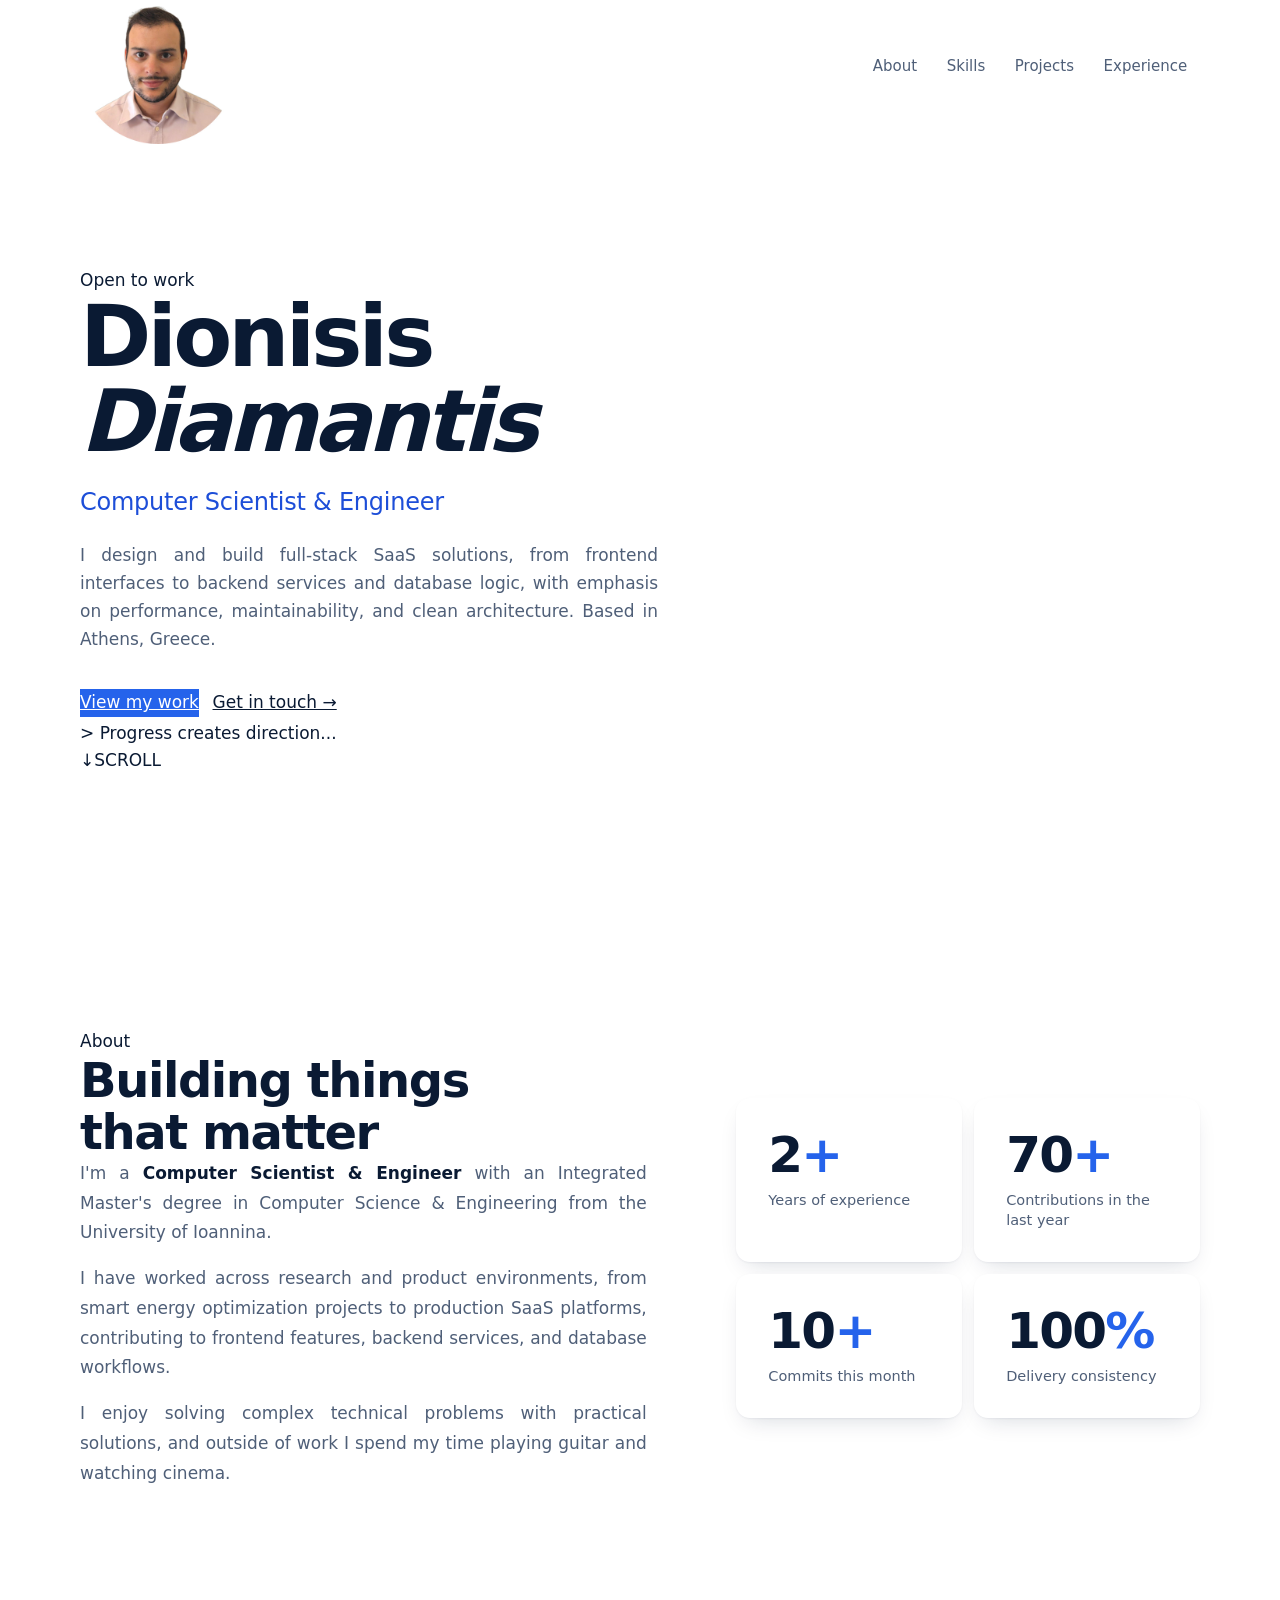
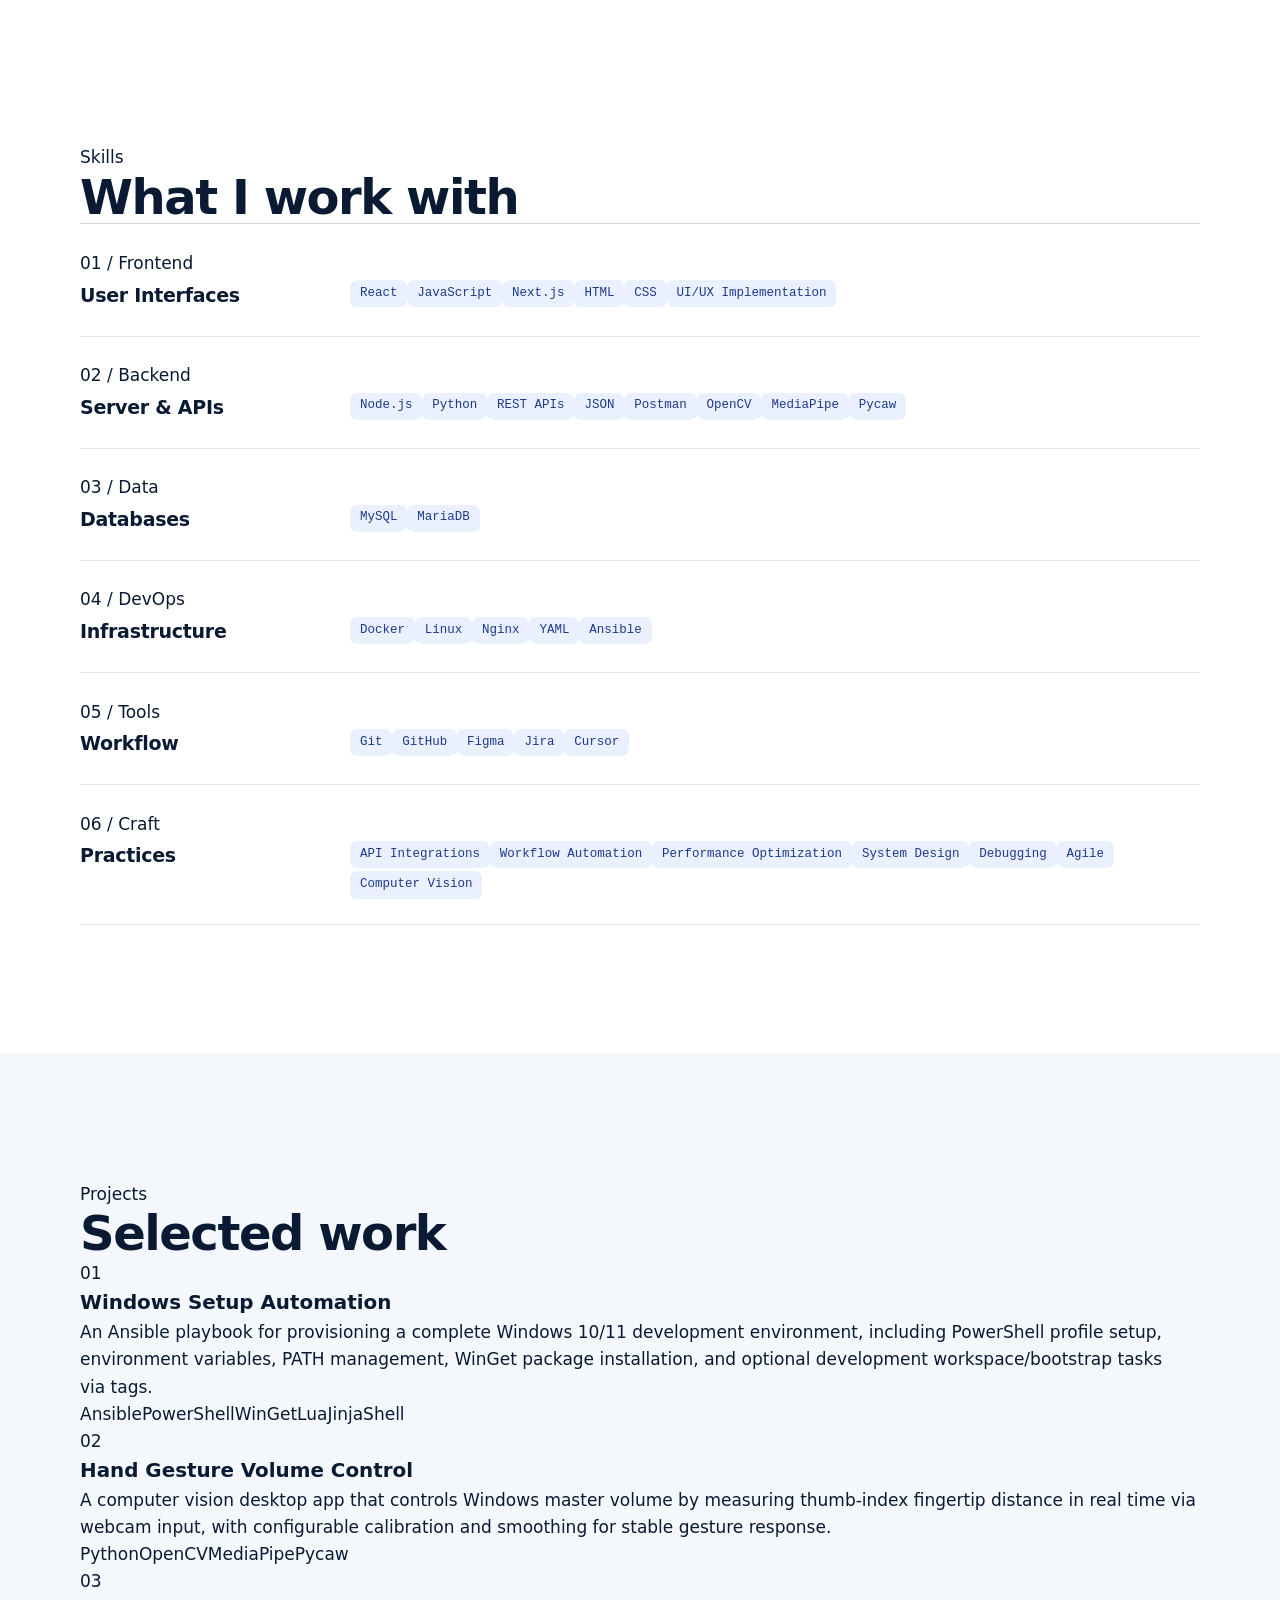
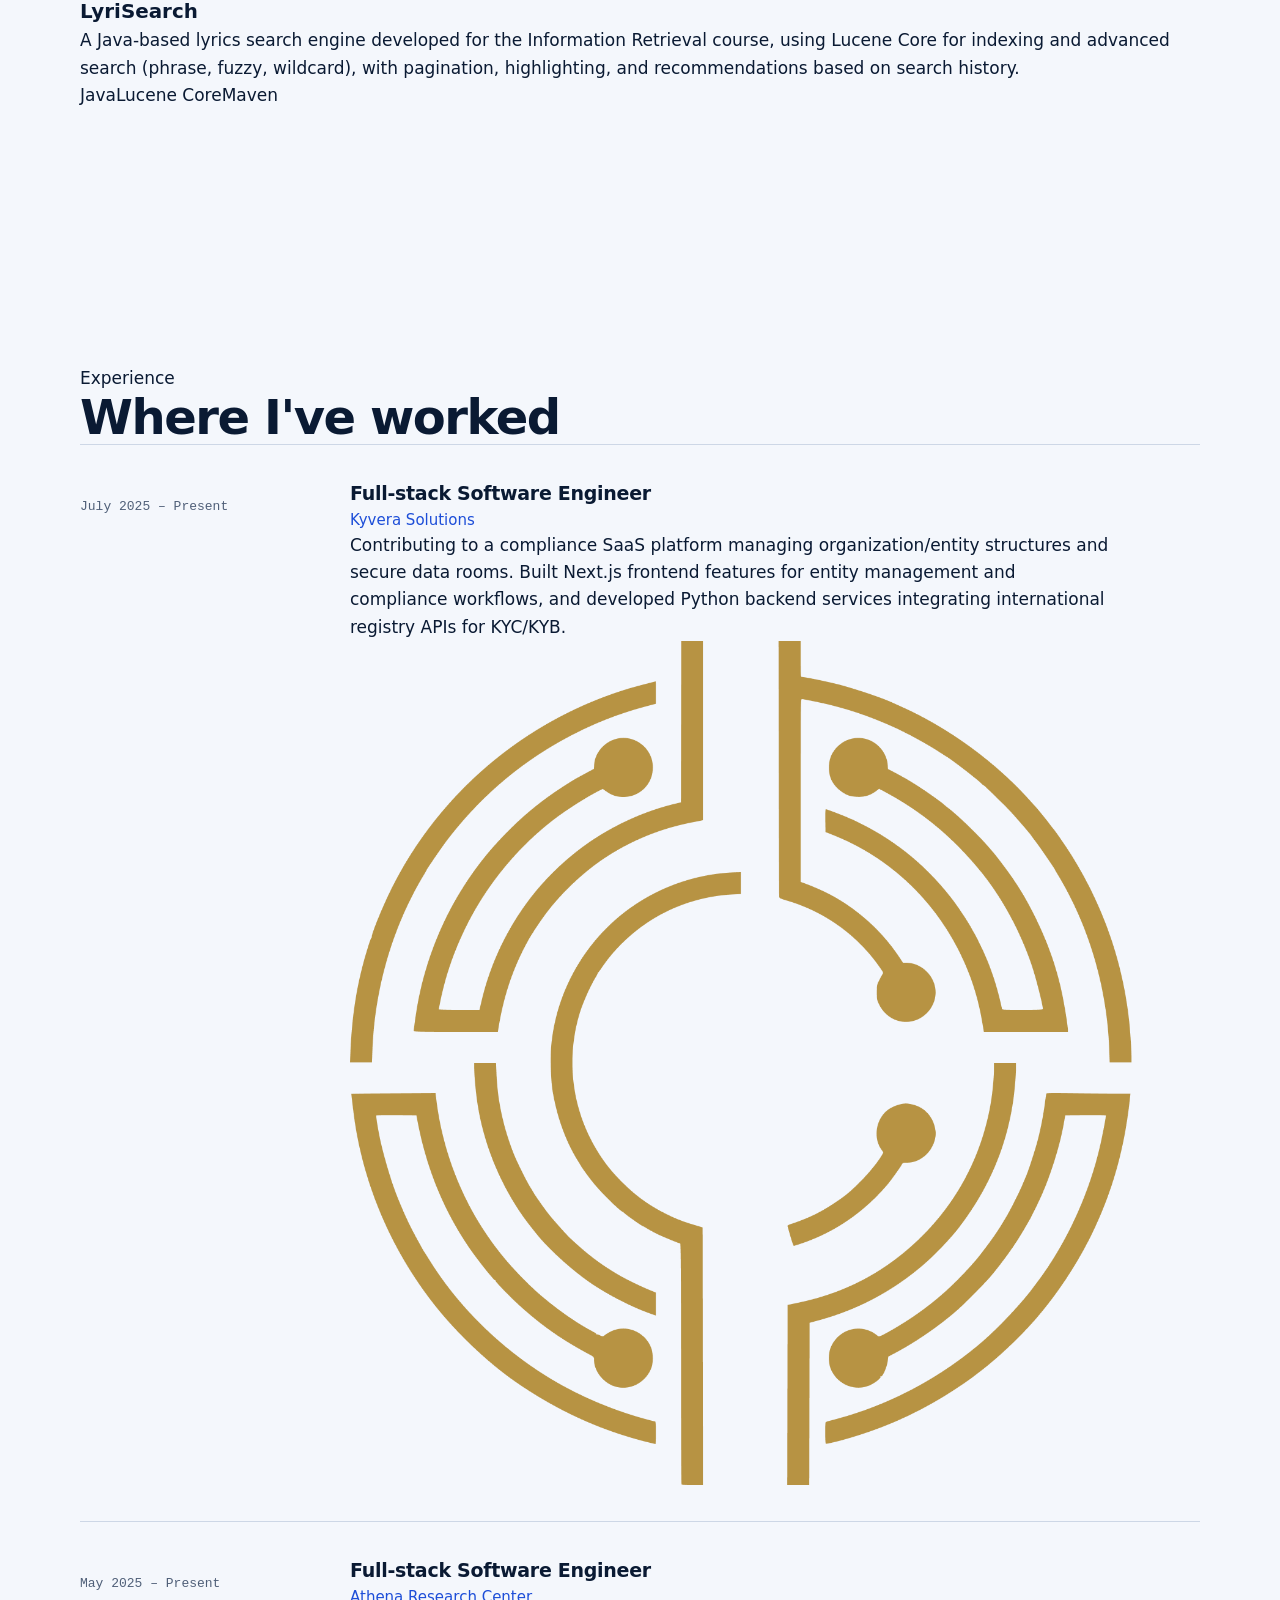
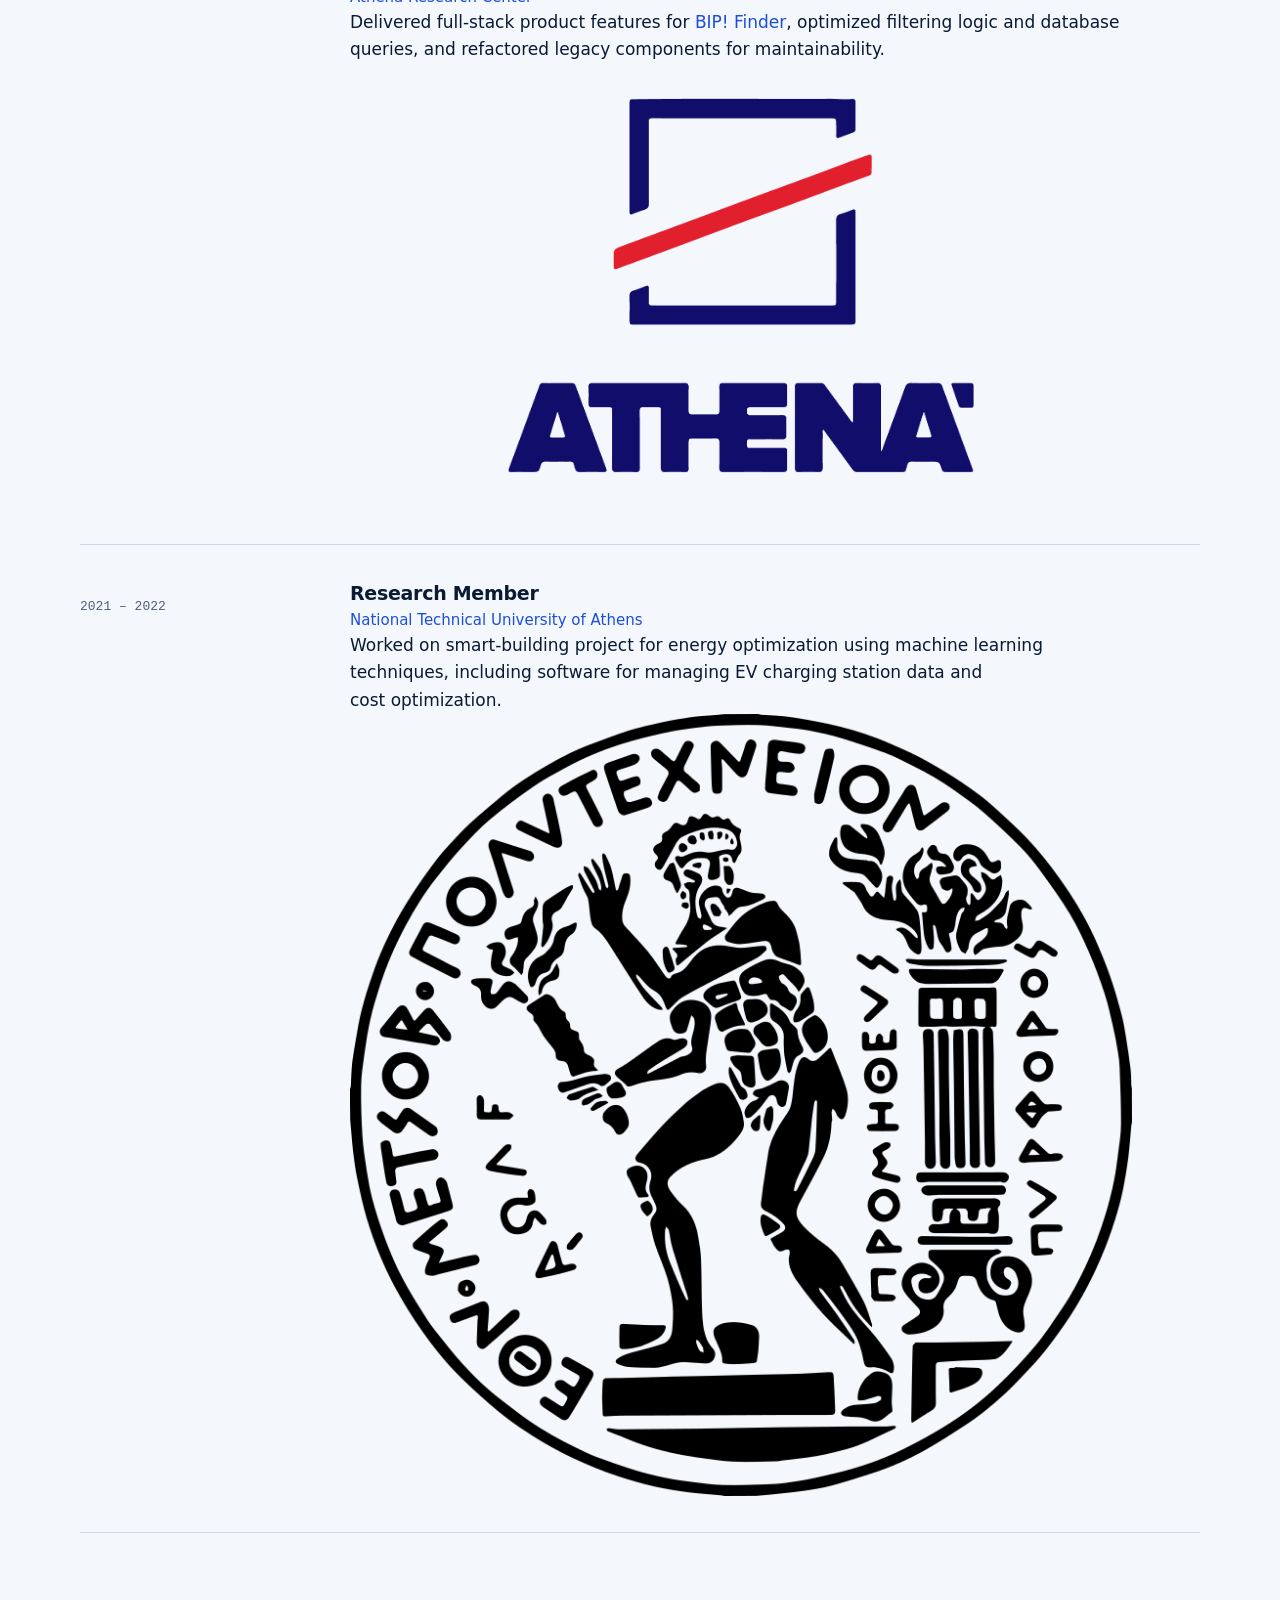
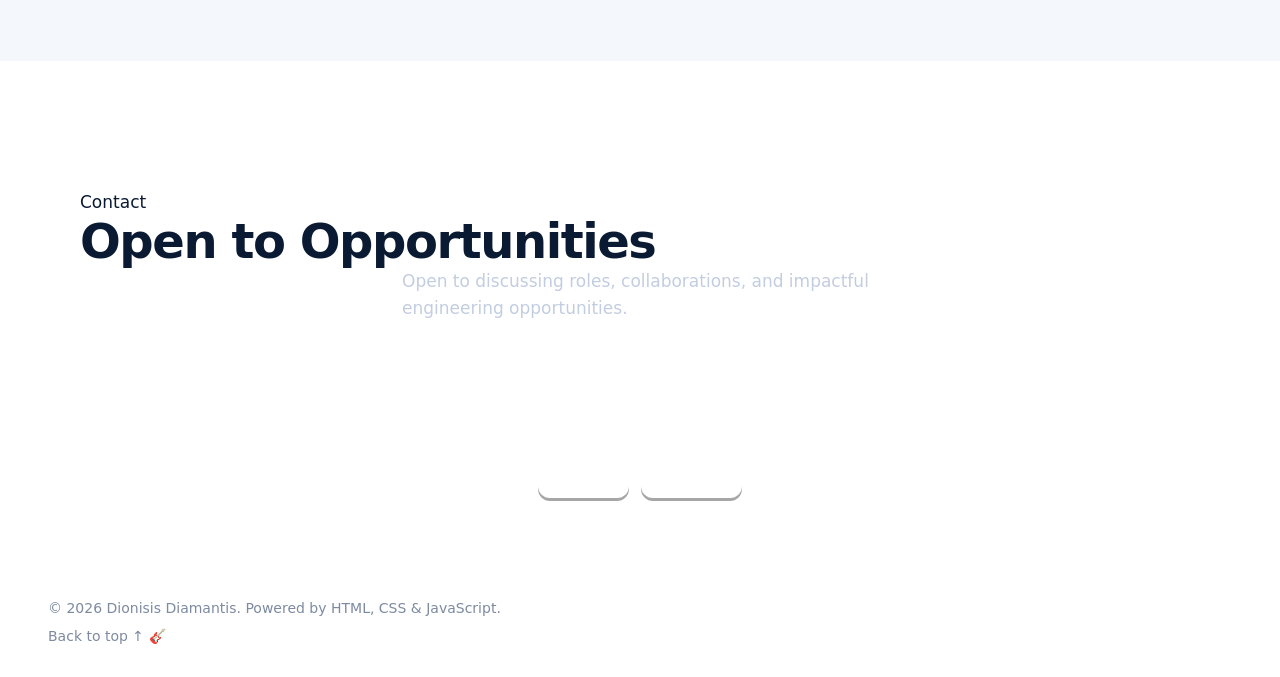
<file: portfolio.html>
<!DOCTYPE html>
<html lang="en">
<head>
  <meta charset="UTF-8" />
  <meta name="viewport" content="width=device-width, initial-scale=1.0" />
  <title>Dionisis Diamantis — Computer Scientist & Engineer</title>
  <link rel="icon" href="data:image/svg+xml,%3Csvg xmlns='http://www.w3.org/2000/svg' viewBox='0 0 64 64'%3E%3Crect width='64' height='64' rx='12' fill='%230f172a'/%3E%3Ctext x='50%25' y='54%25' dominant-baseline='middle' text-anchor='middle' font-family='Inter, Arial, sans-serif' font-size='30' font-weight='700' fill='white'%3EDD%3C/text%3E%3C/svg%3E" />
  <link rel="preconnect" href="https://fonts.googleapis.com" />
  <link rel="preconnect" href="https://fonts.gstatic.com" crossorigin />
  <link href="https://fonts.googleapis.com/css2?family=Inter:wght@400;500;600;700;800&display=swap" rel="stylesheet" />
  <link rel="stylesheet" href="./css/styles.css" />
</head>
<body>

  <nav id="navbar">
    <div class="nav-inner">
      <div class="nav-cluster nav-cluster--left">
        <a class="nav-logo nav-logo-photo" href="#hero" aria-label="Dionisis Diamantis — home">
          <img src="./assets/images/me.jpeg" alt="" width="156" height="156" decoding="async" />
        </a>
      </div>
      <ul class="nav-links">
        <li><a href="#about">About</a></li>
        <li><a href="#skills">Skills</a></li>
        <li><a href="#projects">Projects</a></li>
        <li><a href="#experience">Experience</a></li>
      </ul>
      <div class="nav-cluster nav-cluster--right" aria-hidden="true"></div>
    </div>
  </nav>

  <section id="hero">
    <div class="hero-grid"></div>
    <div class="hero-accent-blob"></div>
    <div class="hero-accent-blob2"></div>
    <div class="hero-layout">
      <div class="hero-main">
        <div class="hero-tag">Open to work</div>
        <h1 class="hero-name">Dionisis<br><em>Diamantis</em></h1>
        <p class="hero-title">Computer Scientist & Engineer</p>
        <p class="hero-desc">I design and build full-stack SaaS solutions, from frontend interfaces to backend services and database logic, with emphasis on performance, maintainability, and clean architecture. Based in Athens, Greece.</p>
        <div class="hero-actions">
          <a class="btn-primary" href="#projects">View my work</a>
          <a class="btn-ghost" href="#contact">Get in touch →</a>
        </div>
      </div>
      <figure class="hero-photo-wrap hero-animation" aria-label="Animated coding scene">
        <div class="hero-orbit hero-orbit-one"></div>
        <div class="hero-orbit hero-orbit-two"></div>
        <div class="hero-orbit hero-orbit-three"></div>
        <div class="hero-terminal">
          <div class="hero-terminal-dots">
            <span></span><span></span><span></span>
          </div>
          <div class="hero-terminal-lines">
            <span class="line w-85"></span>
            <span class="line w-65"></span>
            <span class="line w-75"></span>
            <span class="line w-55"></span>
          </div>
          <p class="hero-terminal-command">&gt; Progress creates direction...</p>
        </div>
      </figure>
    </div>
    <div class="hero-scroll"><span class="scroll-arrow">↓</span>SCROLL</div>
  </section>

  <section id="about">
    <div class="about-grid">
      <div class="about-copy reveal">
        <div class="section-label">About</div>
        <h2 class="section-title">Building things<br>that matter</h2>
        <p>I'm a <strong>Computer Scientist & Engineer</strong> with an Integrated Master's degree in Computer Science & Engineering from the University of Ioannina.</p>
        <p>I have worked across research and product environments, from smart energy optimization projects to production SaaS platforms, contributing to frontend features, backend services, and database workflows.</p>
        <p>I enjoy solving complex technical problems with practical solutions, and outside of work I spend my time playing guitar and watching cinema.</p>
      </div>
      <div class="about-stats reveal">
        <div class="stat"><div class="stat-num">2<span>+</span></div><div class="stat-label">Years of experience</div></div>
        <div class="stat"><div class="stat-num" id="github-contributions">70<span>+</span></div><div class="stat-label">Contributions in the last year</div></div>
        <div class="stat"><div class="stat-num" id="github-monthly-commits">10<span>+</span></div><div class="stat-label">Commits this month</div></div>
        <div class="stat"><div class="stat-num">100<span>%</span></div><div class="stat-label">Delivery consistency</div></div>
      </div>
    </div>
  </section>

  <section id="skills">
    <div class="section-label reveal">Skills</div>
    <h2 class="section-title reveal">What I work with</h2>
    <div class="skills-grid">
      <div class="skill-card reveal">
        <div class="skill-card-icon">01 / Frontend</div>
        <h3>User Interfaces</h3>
        <div class="skill-tags"><span class="tag">React</span><span class="tag">JavaScript</span><span class="tag">Next.js</span><span class="tag">HTML</span><span class="tag">CSS</span><span class="tag">UI/UX Implementation</span></div>
      </div>
      <div class="skill-card reveal">
        <div class="skill-card-icon">02 / Backend</div>
        <h3>Server & APIs</h3>
        <div class="skill-tags"><span class="tag">Node.js</span><span class="tag">Python</span><span class="tag">REST APIs</span><span class="tag">JSON</span><span class="tag">Postman</span><span class="tag">OpenCV</span><span class="tag">MediaPipe</span><span class="tag">Pycaw</span></div>
      </div>
      <div class="skill-card reveal">
        <div class="skill-card-icon">03 / Data</div>
        <h3>Databases</h3>
        <div class="skill-tags"><span class="tag">MySQL</span><span class="tag">MariaDB</span></div>
      </div>
      <div class="skill-card reveal">
        <div class="skill-card-icon">04 / DevOps</div>
        <h3>Infrastructure</h3>
        <div class="skill-tags"><span class="tag">Docker</span><span class="tag">Linux</span><span class="tag">Nginx</span><span class="tag">YAML</span><span class="tag">Ansible</span></div>
      </div>
      <div class="skill-card reveal">
        <div class="skill-card-icon">05 / Tools</div>
        <h3>Workflow</h3>
        <div class="skill-tags"><span class="tag">Git</span><span class="tag">GitHub</span><span class="tag">Figma</span><span class="tag">Jira</span><span class="tag">Cursor</span></div>
      </div>
      <div class="skill-card reveal">
        <div class="skill-card-icon">06 / Craft</div>
        <h3>Practices</h3>
        <div class="skill-tags"><span class="tag">API Integrations</span><span class="tag">Workflow Automation</span><span class="tag">Performance Optimization</span><span class="tag">System Design</span><span class="tag">Debugging</span><span class="tag">Agile</span><span class="tag">Computer Vision</span></div>
      </div>
    </div>
  </section>

  <section id="projects">
    <div class="section-label reveal">Projects</div>
    <h2 class="section-title reveal">Selected work</h2>
    <div class="projects-list">
      <div class="project-item reveal">
        <div class="project-num">01</div>
        <div class="project-info"><h3>Windows Setup Automation</h3><p>An Ansible playbook for provisioning a complete Windows 10/11 development environment, including PowerShell profile setup, environment variables, PATH management, WinGet package installation, and optional development workspace/bootstrap tasks via tags.</p></div>
        <div class="project-tech"><span class="project-tag">Ansible</span><span class="project-tag">PowerShell</span><span class="project-tag">WinGet</span><span class="project-tag">Lua</span><span class="project-tag">Jinja</span><span class="project-tag">Shell</span></div>
      </div>
      <div class="project-item reveal">
        <div class="project-num">02</div>
        <div class="project-info"><h3>Hand Gesture Volume Control</h3><p>A computer vision desktop app that controls Windows master volume by measuring thumb-index fingertip distance in real time via webcam input, with configurable calibration and smoothing for stable gesture response.</p></div>
        <div class="project-tech"><span class="project-tag">Python</span><span class="project-tag">OpenCV</span><span class="project-tag">MediaPipe</span><span class="project-tag">Pycaw</span></div>
      </div>
      <div class="project-item reveal">
        <div class="project-num">03</div>
        <div class="project-info"><h3>LyriSearch</h3><p>A Java-based lyrics search engine developed for the Information Retrieval course, using Lucene Core for indexing and advanced search (phrase, fuzzy, wildcard), with pagination, highlighting, and recommendations based on search history.</p></div>
        <div class="project-tech"><span class="project-tag">Java</span><span class="project-tag">Lucene Core</span><span class="project-tag">Maven</span></div>
      </div>
    </div>
  </section>

  <section id="experience">
    <div class="section-label reveal">Experience</div>
    <h2 class="section-title reveal">Where I've worked</h2>
    <div class="exp-list">
      <div class="exp-item reveal">
        <div class="exp-date">July 2025 – Present</div>
        <div class="exp-body">
          <div class="exp-body-row">
            <div class="exp-body-text">
              <h3>Full-stack Software Engineer</h3>
              <div class="company">Kyvera Solutions</div>
              <p>Contributing to a compliance SaaS platform managing organization/entity structures and secure data rooms. Built Next.js frontend features for entity management and <br/>compliance workflows, and developed Python backend services integrating international registry APIs for KYC/KYB.</p>
            </div>
            <div class="exp-badge">
              <img src="./assets/images/kyvera.png" alt="Kyvera Solutions logo" />
            </div>
          </div>
        </div>
      </div>
      <div class="exp-item reveal">
        <div class="exp-date">May 2025 – Present</div>
        <div class="exp-body">
          <div class="exp-body-row">
            <div class="exp-body-text">
              <h3>Full-stack Software Engineer</h3>
              <div class="company">Athena Research Center</div>
              <p>Delivered full-stack product features for <a class="project-link" href="https://bip.imsi.athenarc.gr" target="_blank" rel="noopener">BIP! Finder</a>, optimized filtering logic and database queries, and refactored legacy components for maintainability.</p>
            </div>
            <div class="exp-badge exp-badge--athena">
              <img src="./assets/images/athena.png" alt="Athena Research Center logo" />
            </div>
          </div>
        </div>
      </div>
      <div class="exp-item reveal">
        <div class="exp-date">2021 – 2022</div>
        <div class="exp-body">
          <div class="exp-body-row">
            <div class="exp-body-text">
              <h3>Research Member</h3>
              <div class="company">National Technical University of Athens</div>
              <p>Worked on smart-building project for energy optimization using machine learning techniques, including software for managing EV charging station data and cost optimization.</p>
            </div>
            <div class="exp-badge">
              <img src="./assets/images/ntua.webp" alt="National Technical University of Athens logo" />
            </div>
          </div>
        </div>
      </div>
    </div>
  </section>

  <section id="contact">
    <div class="contact-inner">
      <div class="section-label reveal">Contact</div>
      <h2 class="section-title reveal">Open to Opportunities</h2>
      <p class="contact-sub reveal">Open to discussing roles, collaborations, and impactful engineering opportunities.</p>
      <a class="contact-email reveal" href="mailto:contact@dionisisdiamantis.com">contact@<em>dionisisdiamantis.com</em></a>
      <div class="social-links reveal">
        <a class="social-link" href="https://github.com/dionisisdiamantis" target="_blank" rel="noopener">GitHub</a>
        <a class="social-link" href="https://www.linkedin.com/in/dionisis-diamantis/" target="_blank" rel="noopener">LinkedIn</a>
      </div>
    </div>
  </section>

  <footer>
    <span class="footer-copy">© <span id="current-year">2026</span> Dionisis Diamantis. Powered by HTML, CSS & JavaScript.</span>
    <div class="footer-links">
      <a class="footer-back" href="#hero">Back to top ↑</a>
      <a class="footer-back" href="/practice" aria-label="Open guitar practice">🎸</a>
    </div>
  </footer>

  <script src="./js/script.js"></script>
</body>
</html>
</file>
<file: css/styles.css>
*, *::before, *::after { box-sizing: border-box; margin: 0; padding: 0; }

:root {
  --bg: #ffffff;
  --surface: #f4f7fc;
  --line: #e3e9f3;
  --line-strong: #cdd7e6;
  --text: #0a1a33;
  --muted: #4f5f78;
  --faint: #7d8aa0;
  --accent: #2563eb;
  --accent-ink: #1d4ed8;
  --accent-deep: #1e3a8a;
  --accent-soft: #eaf0ff;
  --navy: #0a1a3d;
  --nav-bg: rgba(255, 255, 255, 0.94);
  --tag-ink: var(--accent-deep);
  --panel-edge: transparent;
  --backdrop: rgba(10, 26, 61, 0.2);

  /* hero stack: layers run dark at the foundation to light at the surface */
  --slab-data: #2563eb;     --slab-data-a: #1d4ed8;     --slab-data-b: #1e40af;     --slab-data-ink: #fff;
  --slab-backend: #7ea2fa;  --slab-backend-a: #5f88ee;  --slab-backend-b: #4c77e0;  --slab-backend-ink: #fff;
  --slab-ai: #d6e2ff;       --slab-ai-a: #b3c8f8;       --slab-ai-b: #9bb5f1;       --slab-ai-ink: var(--accent-deep);
  --slab-front: #ffffff;    --slab-front-a: #dbe3f1;    --slab-front-b: #c3d0e6;    --slab-front-ink: var(--accent-deep);
  --slab-front-edge: #c9d5ea;
  --stack-shadow: rgba(10, 26, 61, 0.28);
  --pillar: rgba(37, 99, 235, 0.55);
  --floor-line: rgba(37, 99, 235, 0.25);

  /* elevation, tinted toward navy so shadows match the palette */
  --shadow-1: 0 1px 2px rgba(10, 26, 61, 0.06), 0 2px 6px -2px rgba(10, 26, 61, 0.08);
  --shadow-2: 0 1px 2px rgba(10, 26, 61, 0.05), 0 10px 24px -10px rgba(10, 26, 61, 0.18);
  --shadow-3: 0 2px 4px rgba(10, 26, 61, 0.05), 0 28px 48px -20px rgba(29, 78, 216, 0.32);

  --font-main: 'Schibsted Grotesk', system-ui, -apple-system, 'Segoe UI', sans-serif;
  --font-mono: 'JetBrains Mono', ui-monospace, SFMono-Regular, Menlo, Consolas, monospace;

  --max: 1120px;
  --gutter: clamp(1.25rem, 5vw, 3rem);
  --nav-h: 132px;
  --radius: 14px;
  --ease: cubic-bezier(0.22, 1, 0.36, 1);
}

/* dark theme: follows the system unless the visitor picked one with the toggle (stored by js/script.js) */
@media (prefers-color-scheme: dark) {
  :root:not([data-theme="light"]) {
    color-scheme: dark;
    --bg: #0b1120;
    --surface: #101a2e;
    --line: #1b2740;
    --line-strong: #26365a;
    --text: #e6ecf7;
    --muted: #a3b0c7;
    --faint: #76849f;
    --accent: #3b82f6;
    --accent-ink: #7ea6ff;
    --accent-deep: #1e3a8a;
    --accent-soft: #15213d;
    --navy: #0f1a35;
    --nav-bg: rgba(11, 17, 32, 0.9);
    --tag-ink: #bcd0ff;
    --panel-edge: #22325a;
    --backdrop: rgba(0, 0, 0, 0.45);

    --shadow-1: 0 1px 2px rgba(0, 0, 0, 0.3), 0 2px 6px -2px rgba(0, 0, 0, 0.35);
    --shadow-2: 0 1px 2px rgba(0, 0, 0, 0.3), 0 10px 24px -10px rgba(0, 0, 0, 0.5);
    --shadow-3: 0 2px 4px rgba(0, 0, 0, 0.3), 0 28px 48px -20px rgba(0, 0, 0, 0.6);

    /* in the dark the stack glows from its foundation up */
    --slab-data: #2563eb;     --slab-data-a: #1d4ed8;     --slab-data-b: #1e40af;     --slab-data-ink: #fff;
    --slab-backend: #23418a;  --slab-backend-a: #1c3672;  --slab-backend-b: #172d60;  --slab-backend-ink: #dbe6ff;
    --slab-ai: #192c55;       --slab-ai-a: #142446;       --slab-ai-b: #101d39;       --slab-ai-ink: #b9cdff;
    --slab-front: #132140;    --slab-front-a: #0f1a33;    --slab-front-b: #0c1529;    --slab-front-ink: #b9cdff;
    --slab-front-edge: rgba(126, 166, 255, 0.35);
    --stack-shadow: rgba(0, 0, 0, 0.55);
    --pillar: rgba(126, 166, 255, 0.5);
    --floor-line: rgba(126, 166, 255, 0.1);
    }
}
:root[data-theme="dark"] {
  color-scheme: dark;
  --bg: #0b1120;
  --surface: #101a2e;
  --line: #1b2740;
  --line-strong: #26365a;
  --text: #e6ecf7;
  --muted: #a3b0c7;
  --faint: #76849f;
  --accent: #3b82f6;
  --accent-ink: #7ea6ff;
  --accent-deep: #1e3a8a;
  --accent-soft: #15213d;
  --navy: #0f1a35;
  --nav-bg: rgba(11, 17, 32, 0.9);
  --tag-ink: #bcd0ff;
  --panel-edge: #22325a;
  --backdrop: rgba(0, 0, 0, 0.45);

  --shadow-1: 0 1px 2px rgba(0, 0, 0, 0.3), 0 2px 6px -2px rgba(0, 0, 0, 0.35);
  --shadow-2: 0 1px 2px rgba(0, 0, 0, 0.3), 0 10px 24px -10px rgba(0, 0, 0, 0.5);
  --shadow-3: 0 2px 4px rgba(0, 0, 0, 0.3), 0 28px 48px -20px rgba(0, 0, 0, 0.6);

  /* in the dark the stack glows from its foundation up */
  --slab-data: #2563eb;     --slab-data-a: #1d4ed8;     --slab-data-b: #1e40af;     --slab-data-ink: #fff;
  --slab-backend: #23418a;  --slab-backend-a: #1c3672;  --slab-backend-b: #172d60;  --slab-backend-ink: #dbe6ff;
  --slab-ai: #192c55;       --slab-ai-a: #142446;       --slab-ai-b: #101d39;       --slab-ai-ink: #b9cdff;
  --slab-front: #132140;    --slab-front-a: #0f1a33;    --slab-front-b: #0c1529;    --slab-front-ink: #b9cdff;
  --slab-front-edge: rgba(126, 166, 255, 0.35);
  --stack-shadow: rgba(0, 0, 0, 0.55);
  --pillar: rgba(126, 166, 255, 0.5);
  --floor-line: rgba(126, 166, 255, 0.1);
}

html {
  overflow-x: hidden; /* with the body rule below: the page never scrolls sideways */
  scroll-behavior: smooth;
  scroll-padding-top: calc(var(--nav-h) + 1.5rem);
  -webkit-text-size-adjust: 100%;
}

body {
  overflow-x: clip; /* nothing should ever scroll the page sideways */
  background: var(--bg);
  color: var(--text);
  font-family: var(--font-main);
  font-size: 17px;
  line-height: 1.6;
  -webkit-font-smoothing: antialiased;
  overflow-x: clip;
}

img { display: block; max-width: 100%; }
a { color: inherit; }
h1, h2, h3 { text-wrap: balance; }
p { text-wrap: pretty; }
::selection { background: var(--accent); color: #fff; }

:focus-visible {
  outline: 2px solid var(--accent);
  outline-offset: 3px;
  border-radius: 6px;
}

.mono { font-family: var(--font-mono); }

/* body copy is justified; hyphenation keeps word gaps even on narrow screens */
.hero-desc,
.about-copy p,
.exp-body > p,
.pub-abstract,
.project-card p {
  text-align: justify;
  hyphens: auto;
  -webkit-hyphens: auto;
  /* plain wrapping, not `pretty` (set on every p above): on iPhones (WebKit) justified
     lines under `pretty` were spaced out far past the right edge, leaving one word visible
     per line and making the page ~1640px wide */
  text-wrap: wrap;
}

/* ---------- NAV ---------- */
/*
  Fixed bars are sized from the screen (100vw), not from `left: 0; right: 0`.
  Some mobile browsers widen their layout viewport when they think the page is wider than
  the screen, and anything stretched between left and right then grows with it: the bar
  ended up ~1640px wide on a 412px phone, with its buttons far off screen. 100vw always
  means the real screen width, and min() keeps desktop from running under the scrollbar.
*/
nav {
  position: fixed;
  top: 0;
  left: 0;
  width: calc(min(100%, 100vw) - 2 * var(--gutter)); /* content-box: the gutters are padding */
  z-index: 100;
  height: var(--nav-h);
  padding: 0 var(--gutter);
  padding-top: env(safe-area-inset-top);
  box-sizing: content-box;
  display: flex;
  align-items: center;
  justify-content: center;
  border-bottom: 1px solid transparent;
  transition: background 0.3s, border-color 0.3s;
}
nav.scrolled,
nav.nav-open {
  background: var(--nav-bg);
  border-color: var(--line);
}
.nav-inner {
  width: min(100%, var(--max));
  display: flex;
  align-items: center;
  justify-content: space-between;
  gap: 2rem;
}
.nav-brand {
  display: inline-flex;
  align-items: center;
  gap: 1.1rem;
  text-decoration: none;
  font-weight: 700;
  font-size: 18px;
  letter-spacing: -0.01em;
  color: var(--text);
  flex-shrink: 0;
  position: relative;
  z-index: 102;
}
.nav-avatar {
  --size: 108px;
  flex-shrink: 0;
  width: var(--size);
  height: var(--size);
  border-radius: 50%;
  overflow: hidden;
  background: #fff;
  box-shadow: 0 0 0 2px var(--bg), 0 0 0 4px var(--accent), 0 6px 16px -6px rgba(29, 78, 216, 0.45);
  transition: box-shadow 0.25s, transform 0.25s var(--ease);
}
.nav-avatar img {
  width: 100%;
  height: 100%;
  object-fit: cover;
}
.nav-brand:hover .nav-avatar {
  transform: scale(1.05);
  box-shadow: 0 0 0 2px var(--bg), 0 0 0 4px var(--accent-ink), 0 10px 20px -6px rgba(29, 78, 216, 0.55);
}

.nav-links {
  display: flex;
  align-items: center;
  gap: 0.25rem;
  list-style: none;
}
.nav-links a {
  display: inline-block;
  padding: 0.45rem 0.8rem;
  border-radius: 999px;
  font-size: 15px;
  font-weight: 500;
  color: var(--muted);
  text-decoration: none;
  transition: color 0.2s, background 0.2s;
}
.nav-links a:hover { color: var(--text); background: var(--surface); }
.nav-links a[aria-current="true"] { color: var(--accent-ink); }
.nav-cta-item { margin-left: 0.5rem; }

/* light/dark switch: sits at the far right on desktop, next to the menu button on mobile */
.theme-toggle {
  order: 3;
  position: relative;
  z-index: 102;
  display: grid;
  place-items: center;
  width: 40px;
  height: 40px;
  flex-shrink: 0;
  border: 1px solid var(--line-strong);
  border-radius: 999px;
  background: transparent;
  color: var(--text);
  cursor: pointer;
  transition: background 0.2s, border-color 0.2s, transform 0.3s var(--ease);
}
.theme-toggle:hover { background: var(--surface); }
.theme-toggle:active { transform: scale(0.92); }
.theme-icon--sun { display: none; }
:root[data-theme="dark"] .theme-icon--sun { display: block; }
:root[data-theme="dark"] .theme-icon--moon { display: none; }
@media (prefers-color-scheme: dark) {
  :root:not([data-theme="light"]) .theme-icon--sun { display: block; }
  :root:not([data-theme="light"]) .theme-icon--moon { display: none; }
}
.nav-links { order: 2; margin-left: auto; }

.nav-toggle {
  display: none;
  position: relative;
  z-index: 102;
  width: 44px;
  height: 44px;
  margin-right: -0.6rem;
  border: 0;
  background: transparent;
  cursor: pointer;
  border-radius: 999px;
}
.nav-toggle-bar {
  position: absolute;
  left: 50%;
  width: 20px;
  height: 2px;
  margin-left: -10px;
  border-radius: 2px;
  background: var(--text);
  transition: transform 0.3s var(--ease), top 0.3s var(--ease);
}
.nav-toggle-bar:nth-child(1) { top: 18px; }
.nav-toggle-bar:nth-child(2) { top: 25px; }
nav.nav-open .nav-toggle-bar:nth-child(1) { top: 21.5px; transform: rotate(45deg); }
nav.nav-open .nav-toggle-bar:nth-child(2) { top: 21.5px; transform: rotate(-45deg); }

.nav-backdrop {
  position: fixed;
  top: calc(var(--nav-h) + env(safe-area-inset-top));
  left: 0;
  width: min(100%, 100vw);
  height: 100vh;
  z-index: 99;
  border: 0;
  background: var(--backdrop);
  opacity: 0;
  visibility: hidden;
  pointer-events: none;
  transition: opacity 0.3s, visibility 0.3s;
}

/* ---------- BUTTONS (tactile: a solid bottom edge that presses in) ---------- */
.btn,
.nav-links a.nav-cta {
  --edge: 3px;
  position: relative;
  display: inline-flex;
  align-items: center;
  justify-content: center;
  gap: 0.55rem;
  border-radius: 12px;
  font-weight: 600;
  text-decoration: none;
  transform: translateY(0);
  transition: transform 0.12s var(--ease), box-shadow 0.12s var(--ease), background 0.2s, color 0.2s;
}
.btn { height: 50px; padding: 0 1.4rem; font-size: 16px; }
.btn svg { transition: transform 0.25s var(--ease); }
.btn:active,
.nav-links a.nav-cta:active { transform: translateY(var(--edge)); }

.btn-primary,
.nav-links a.nav-cta {
  background: var(--accent);
  color: #fff;
  box-shadow:
    inset 0 1px 0 rgba(255, 255, 255, 0.22),
    0 var(--edge) 0 var(--accent-deep),
    0 calc(var(--edge) + 8px) 18px -8px rgba(29, 78, 216, 0.6);
}
.btn-primary:hover,
.nav-links a.nav-cta:hover { background: #2f6df0; color: #fff; }
.btn-primary:active,
.nav-links a.nav-cta:active {
  box-shadow: inset 0 1px 0 rgba(255, 255, 255, 0.22), 0 0 0 var(--accent-deep);
}
.btn-primary:hover svg { transform: translateY(2px); }

.btn-ghost {
  background: var(--bg);
  color: var(--text);
  box-shadow:
    inset 0 0 0 1px var(--line-strong),
    0 var(--edge) 0 var(--line-strong);
}
.btn-ghost:hover { background: var(--surface); }
.btn-ghost:hover svg { transform: translateX(3px); }
.btn-ghost:active { box-shadow: inset 0 0 0 1px var(--line-strong), 0 0 0 var(--line-strong); }

.nav-links a.nav-cta {
  --edge: 2px;
  padding: 0.5rem 1.05rem;
  font-size: 15px;
  border-radius: 10px;
}

/* ---------- LAYOUT ---------- */
section {
  padding: clamp(5rem, 10vw, 8rem) var(--gutter);
}
section > * {
  width: min(100%, var(--max));
  margin-inline: auto;
}

.section-head { margin-bottom: clamp(2.25rem, 4vw, 3rem); }
.section-title {
  font-size: clamp(32px, 4.6vw, 48px);
  line-height: 1.08;
  letter-spacing: -0.03em;
  font-weight: 700;
  color: var(--text);
}

/* ---------- HERO ---------- */
#hero {
  position: relative;
  /* the stack's floor grid reaches far beyond the stack; on narrow screens it made the
     page wider than the viewport and scrollable sideways */
  overflow-x: clip;
  min-height: 100vh;
  min-height: 100svh;
  display: flex;
  flex-direction: column;
  justify-content: center;
  padding-top: calc(var(--nav-h) + clamp(2rem, 6vh, 4rem));
  padding-bottom: clamp(2rem, 5vh, 3rem);
  overflow: hidden;
}
.hero-inner {
  display: grid;
  grid-template-columns: minmax(0, 1.15fr) minmax(0, 0.85fr);
  align-items: center;
  gap: clamp(2rem, 5vw, 4rem);
  flex: 1;
}
.hero-main { min-width: 0; }

.hero-name {
  font-size: clamp(46px, 7.4vw, 86px);
  line-height: 0.98;
  letter-spacing: -0.045em;
  font-weight: 800;
  color: var(--text);
  margin-bottom: 1.25rem;
}
.hero-title {
  font-size: clamp(19px, 2.2vw, 24px);
  font-weight: 500;
  letter-spacing: -0.01em;
  color: var(--accent-ink);
  margin-bottom: 1.25rem;
}
.hero-desc {
  max-width: 34em;
  font-size: 17px;
  line-height: 1.65;
  color: var(--muted);
  margin-bottom: 2.25rem;
}
.hero-actions {
  display: flex;
  flex-wrap: wrap;
  align-items: center;
  gap: 0.85rem;
  padding-bottom: 3px;
}

/* 3D layer stack: four slabs with real side faces, in an isometric view */
.stack {
  /* layout containment: nothing inside the stack (the floor grid, the 3D layers, the tilt)
     can ever count towards the page's scrollable width, whatever the browser */
  contain: layout;
  --w: clamp(150px, 19vw, 230px);
  --t: calc(var(--w) * 0.075);
  --gap: calc(var(--w) * 0.42);
  --tilt-x: 0deg;
  --tilt-z: 0deg;
  justify-self: center;
  width: 100%;
  aspect-ratio: 1 / 1.05;
  display: grid;
  place-items: center;
  padding-top: calc(var(--gap) * 2);
}
.stack-scene {
  position: relative;
  width: var(--w);
  height: var(--w);
  transform-style: preserve-3d;
  transform: rotateX(calc(57deg + var(--tilt-x))) rotateZ(calc(45deg + var(--tilt-z)));
  transition: transform 0.5s var(--ease);
}
.stack-ground {
  position: absolute;
  inset: 4%;
  border-radius: 12px;
  background: var(--stack-shadow);
  filter: blur(18px);
  transform: translateZ(calc(var(--t) * -1 - 6px));
}
/* blueprint floor: a faint grid in the same isometric plane, fading out towards its edges */
.stack-floor {
  position: absolute;
  inset: -70%;
  pointer-events: none;
  transform: translateZ(calc(var(--t) * -1 - 10px));
  background-image:
    linear-gradient(var(--floor-line) 1px, transparent 1px),
    linear-gradient(90deg, var(--floor-line) 1px, transparent 1px);
  background-size: calc(var(--w) / 6) calc(var(--w) / 6);
  background-position: center;
  -webkit-mask-image: radial-gradient(closest-side, #000 25%, transparent 100%);
  mask-image: radial-gradient(closest-side, #000 25%, transparent 100%);
  animation: fade-in 1.2s var(--ease) 0.1s backwards;
}

.slab {
  position: absolute;
  inset: 0;
  border-radius: 3px;
  transform-style: preserve-3d;
  transform: translateZ(calc(var(--i) * var(--gap)));
  animation:
    build 0.9s var(--ease) calc(0.2s + var(--i) * 0.16s) backwards,
    float 7s ease-in-out calc(var(--i) * -0.6s) infinite;
}
/* front-left and front-right faces, folded down from the two edges nearest the viewer */
.slab::before,
.slab::after {
  content: '';
  position: absolute;
}
.slab::before {
  left: 0;
  top: 100%;
  width: 100%;
  height: var(--t);
  transform-origin: top;
  transform: rotateX(-90deg);
  background: var(--side-a);
}
.slab::after {
  left: 100%;
  top: 0;
  width: var(--t);
  height: 100%;
  transform-origin: left;
  transform: rotateY(90deg);
  background: var(--side-b);
}
.slab {
  color: var(--label, var(--accent-deep));
  cursor: pointer;
  translate: 0 0 0;
  transition: translate 0.45s var(--ease);
}
.slab-label,
.slab-tools {
  position: absolute;
  left: 9%;
  font-family: var(--font-mono);
  font-weight: 500;
  letter-spacing: 0.02em;
}
.slab-label { bottom: 9%; font-size: calc(var(--w) * 0.068); }
/* line art drawn on each layer's top face: table, endpoints, agent graph, wireframe */
/* sits in the front corner, the part of each layer the one above leaves visible */
.slab-art {
  position: absolute;
  right: 7%;
  bottom: 7%;
  width: 26%;
  height: 19%;
  transition: opacity 0.35s var(--ease);
}
/* the tools behind each layer, revealed when it is hovered or tapped */
.slab-tools {
  left: auto;
  right: 9%;
  bottom: 9%;
  text-align: right;
  font-size: calc(var(--w) * 0.058);
  line-height: 1.45;
  opacity: 0;
  transition: opacity 0.35s var(--ease);
}
/* exploded view: the hovered layer rises a little, everything above it lifts clear */
.slab:hover,
.slab.is-active { translate: 0 0 calc(var(--w) * 0.04); }
.slab:hover ~ .slab,
.slab.is-active ~ .slab { translate: 0 0 calc(var(--w) * 0.34); }
/* columns stretch only when there is a layer above the hovered one to lift */
.stack-scene:has(.slab:hover ~ .slab, .slab.is-active ~ .slab) .pillar { --lift: calc(var(--w) * 0.34); }
.stack-scene:has(.slab:hover, .slab.is-active) .packet { visibility: hidden; }
.slab:hover .slab-art,
.slab.is-active .slab-art { opacity: 0; }
.slab:hover .slab-tools,
.slab.is-active .slab-tools { opacity: 1; }

/* depth runs dark at the foundation to light at the surface */
.slab--data { background: var(--slab-data); --side-a: var(--slab-data-a); --side-b: var(--slab-data-b); --label: var(--slab-data-ink); }
.slab--backend { background: var(--slab-backend); --side-a: var(--slab-backend-a); --side-b: var(--slab-backend-b); --label: var(--slab-backend-ink); }
.slab--ai { background: var(--slab-ai); --side-a: var(--slab-ai-a); --side-b: var(--slab-ai-b); --label: var(--slab-ai-ink); }
.slab--frontend {
  background: var(--slab-front);
  box-shadow: inset 0 0 0 1px var(--slab-front-edge);
  --side-a: var(--slab-front-a);
  --side-b: var(--slab-front-b);
  --label: var(--slab-front-ink);
}

/* dashed columns standing at the corners, from the base layer up through the top one */
.pillar,
.packet {
  position: absolute;
  left: var(--x);
  top: var(--y);
  pointer-events: none;
}
/* --lift is typed so it can transition when the stack opens into the exploded view */
@property --lift {
  syntax: '<length>';
  inherits: true;
  initial-value: 0px;
}
.pillar {
  --lift: 0px;
  width: 1.5px;
  height: calc(var(--gap) * 3 - 1px);
  margin-left: -0.75px;
  transform-origin: top;
  transition: --lift 0.45s var(--ease);
  transform: rotateX(90deg);
  background: repeating-linear-gradient(to bottom, var(--pillar) 0 4px, transparent 4px 8px);
  /* rises and falls with the top layer (same timing as its float), so it always ends just beneath it */
  animation:
    fade-in 0.8s var(--ease) 1s backwards,
    pillar-float 7s ease-in-out -1.8s infinite;
}
@keyframes pillar-float {
  0%, 100% { height: calc(var(--gap) * 3 + var(--lift) - 1px); }
  50% { height: calc(var(--gap) * 3 * 1.12 + 4px + var(--lift) - 1px); }
}

/*
  One request/response cycle, shared by every animation below so they stay in step.
  The request walks down one layer at a time and each layer does its work before passing it on.
  Times are percentages of --cycle:
    click on Frontend 3% · request leaves 5%
    AI Agents   12–34%  the LLM thinks 12–17, routes to an agent 17–21,
                        the agent thinks 21–24.5, routes to a tool 24.5–28
    Backend     41–55%  pipeline: auth 42.5 · validate 45 · cache 47.5 · handler 50,
                        handler calls the endpoint 50.5–52.5
    Data        62–72%  table is queried
    response rises from 72%, taking 1.3–2.3s depending on how many cells were read
             (driven from js/script.js); it is only the green packet, the layers stay still
*/
.stack {
  --cycle: 10s;
  --flow: 1.5s; /* starts once the layers have built in */
}
.packet {
  --s: calc(var(--w) * 0.042);
  --top: calc(var(--gap) * 3);
  width: var(--s);
  height: var(--s);
  margin: calc(var(--s) / -2) 0 0 calc(var(--s) / -2);
  border-radius: 50%;
  opacity: 0;
  background: #10b981;
  box-shadow: 0 0 0 2px rgba(16, 185, 129, 0.25), 0 0 10px 2px rgba(16, 185, 129, 0.75);
  animation: var(--cycle) ease-in-out var(--flow) infinite;
}
.packet--req {
  animation-name: request;
  animation-delay: calc(var(--flow) + var(--g, 0) * 45ms);
}
/* the response is animated from js/script.js: how long it takes to rise depends on
   how much data the query read, so its speed changes from one request to the next */
.packet--res { animation: none; }
/* ghosts trailing a packet: smaller and fainter the further back they are */
.packet--ghost {
  box-shadow: none;
  background: rgba(16, 185, 129, calc(0.55 - var(--g) * 0.14));
  scale: calc(1 - var(--g) * 0.18);
}
/* the request fades into each layer while that layer works, then carries on down */
@keyframes request {
  0% { transform: translateZ(var(--top)); opacity: 0; }
  5% { transform: translateZ(var(--top)); opacity: 1; }
  12% { transform: translateZ(calc(var(--gap) * 2)); opacity: 1; }
  13%, 33% { transform: translateZ(calc(var(--gap) * 2)); opacity: 0; }
  34% { transform: translateZ(calc(var(--gap) * 2)); opacity: 1; }
  41% { transform: translateZ(var(--gap)); opacity: 1; }
  42%, 54% { transform: translateZ(var(--gap)); opacity: 0; }
  55% { transform: translateZ(var(--gap)); opacity: 1; }
  62% { transform: translateZ(0); opacity: 1; }
  63%, 100% { transform: translateZ(0); opacity: 0; }
}

/* line art does each layer's work in step with the cycle: the parts at work turn green */
.slab-art > * { opacity: 0.55; }
.slab-art > .art-cell,
.slab-art > .art-card,
.slab-art > .art-cursor { opacity: 1; stroke-opacity: 0.55; }

/* Data: the query hits a few specific cells, a different few every time (picked in js/script.js) */
.art-cell { fill: #34d399; fill-opacity: 0; animation: query var(--cycle) linear calc(var(--flow) + var(--k, 0) * 0.3s) infinite; }
.art-cell:not(.is-hit) { fill: none; }
@keyframes query { 0%, 62% { fill-opacity: 0; } 64.5% { fill-opacity: 0.85; } 70%, 100% { fill-opacity: 0; } }

/* Backend: the request rides a transit line through the pipeline, stop by stop, then the
   handler calls the endpoint picked for this request. */
.slab--backend .slab-art { right: 5%; bottom: 5%; width: 38%; height: 32%; }
.art-backend > * { opacity: 1; }
.be-line { stroke-opacity: 0.5; }
.be-stop,
.be-pill { fill: var(--slab-backend); stroke-opacity: 0.75; }
.be-pill-text { stroke-width: 1.5; stroke-opacity: 0.55; }
.be-core { fill: currentColor; stroke: none; opacity: 0.75; }
/* green fill laid over each stop as the request reaches it */
.be-lit {
  --peak: 1;
  stroke: none;
  fill: #34d399;
  fill-opacity: 0;
  animation: stop var(--cycle) linear calc(var(--flow) + var(--n) * 0.25s) infinite;
}
@keyframes stop { 0%, 41.5% { fill-opacity: 0; } 42.5%, 50% { fill-opacity: var(--peak); } 54%, 100% { fill-opacity: 0; } }
/* the line fills in green between stops */
.be-flow,
.be-route {
  stroke: #34d399;
  stroke-width: 3;
  stroke-linecap: butt;
  stroke-dasharray: 1;
  stroke-dashoffset: 1;
  animation: var(--cycle) linear var(--flow) infinite;
}
.be-flow--a { animation-name: flow-a; }
.be-flow--b { animation-name: flow-b; }
@keyframes flow-a { 0%, 42.5% { stroke-dashoffset: 1; opacity: 1; } 47.5%, 51% { stroke-dashoffset: 0; opacity: 1; } 54%, 100% { stroke-dashoffset: 0; opacity: 0; } }
@keyframes flow-b { 0%, 47.5% { stroke-dashoffset: 1; opacity: 1; } 50%, 51% { stroke-dashoffset: 0; opacity: 1; } 54%, 100% { stroke-dashoffset: 0; opacity: 0; } }
/* the handler calls one endpoint: its curve draws in and its pill lights */
.be-route { visibility: hidden; animation-name: route-be; }
.be-route.is-picked { visibility: visible; }
@keyframes route-be { 0%, 50.5% { stroke-dashoffset: 1; opacity: 1; } 52.5%, 54% { stroke-dashoffset: 0; opacity: 1; } 56%, 100% { stroke-dashoffset: 0; opacity: 0; } }
/* every pill runs the animation all the time and only the picked one is shown, so it stays in
   step with the cycle (starting it when .is-picked is added would put it 1.5s behind) */
.be-pill-lit { stroke: none; fill: #34d399; fill-opacity: 0; visibility: hidden; animation: pill var(--cycle) linear var(--flow) infinite; }
.be-pill-lit.is-picked { visibility: visible; }
@keyframes pill { 0%, 52% { fill-opacity: 0; } 53%, 54.5% { fill-opacity: 1; } 57%, 100% { fill-opacity: 0; } }

/* AI Agents: a two-step decision. The LLM orchestrator at the hub thinks, picks one agent,
   which thinks and picks one of its own tools; the route lights green and the branches not
   taken fade.
   js/script.js marks a new route with .is-picked at the start of every cycle. */
.slab--ai .slab-art { right: 5%; bottom: 5%; width: 38%; height: 32%; }
.art-tree > * { opacity: 1; }
.tree-edge,
.tree-node { stroke-opacity: 0.55; --dim: 0.12; }
.tree-edge.is-picked,
.tree-node.is-picked { --dim: 0.55; }
/* nodes are solid in the layer's own colour so edges never show through them;
   --on is green only on the picked route, so only those nodes light up */
.tree-node { --off: var(--slab-ai); --on: var(--off); fill: var(--off); }
.tree-root,
.tree-node.is-picked { --on: #10b981; }
.tree-edge { animation: tree-dim var(--cycle) linear var(--flow) infinite; }
.tree-root { animation: root-think var(--cycle) linear var(--flow) infinite; }
.tree-agent { animation: tree-dim var(--cycle) linear var(--flow) infinite, agent-pick var(--cycle) linear var(--flow) infinite; }
.tree-tool { animation: tree-dim var(--cycle) linear var(--flow) infinite, tool-pick var(--cycle) linear var(--flow) infinite; }
/* the chosen route draws itself in green, edge by edge */
.tree-route {
  stroke: #10b981;
  stroke-width: 3.5;
  stroke-linecap: butt;
  stroke-dasharray: 1;
  stroke-dashoffset: 1;
  visibility: hidden;
  animation: var(--cycle) linear var(--flow) infinite;
}
.tree-route.is-picked { visibility: visible; }
.tree-route--1 { animation-name: route-1; }
.tree-route--2 { animation-name: route-2; }
@keyframes root-think {
  0%, 12% { fill: var(--off); }
  14% { fill: var(--on); }
  15.5% { fill: color-mix(in srgb, var(--on) 45%, var(--off)); }
  17% { fill: var(--on); }
  19%, 33% { fill: color-mix(in srgb, var(--on) 60%, var(--off)); }
  35%, 100% { fill: var(--off); }
}
@keyframes route-1 { 0%, 17% { stroke-dashoffset: 1; opacity: 1; } 21%, 33% { stroke-dashoffset: 0; opacity: 1; } 35%, 100% { stroke-dashoffset: 0; opacity: 0; } }
@keyframes agent-pick {
  0%, 20.5% { fill: var(--off); }
  21.5% { fill: var(--on); }
  23% { fill: color-mix(in srgb, var(--on) 50%, var(--off)); }
  24.5% { fill: var(--on); }
  33% { fill: color-mix(in srgb, var(--on) 60%, var(--off)); }
  35%, 100% { fill: var(--off); }
}
@keyframes route-2 { 0%, 24.5% { stroke-dashoffset: 1; opacity: 1; } 28%, 33% { stroke-dashoffset: 0; opacity: 1; } 35%, 100% { stroke-dashoffset: 0; opacity: 0; } }
@keyframes tool-pick {
  0%, 27.5% { fill: var(--off); }
  28.5%, 33% { fill: var(--on); }
  35%, 100% { fill: var(--off); }
}
@keyframes tree-dim { 0%, 20% { stroke-opacity: 0.55; } 22%, 33% { stroke-opacity: var(--dim); } 36%, 100% { stroke-opacity: 0.55; } }

/* Frontend: a cursor clicks a card, which turns green and sends the request */
.art-cursor { animation: cursor var(--cycle) var(--ease) var(--flow) infinite; transform: translate(72px, 60px); }
@keyframes cursor {
  0% { transform: translate(29px, 39px); }
  2% { transform: translate(29px, 39px) scale(0.8); }
  4% { transform: translate(29px, 39px); }
  20%, 80% { transform: translate(72px, 60px); }
  100% { transform: translate(29px, 39px); }
}
.art-card { fill: #10b981; fill-opacity: 0; animation: render var(--cycle) linear var(--flow) infinite; }
@keyframes render { 0%, 1.5% { fill-opacity: 0; } 3%, 9% { fill-opacity: 0.8; } 15%, 100% { fill-opacity: 0; } }

/* entrance: layers build up from the foundation, then the columns appear */
@keyframes build {
  0% { visibility: hidden; translate: 0 0 calc(var(--w) * 0.6); scale: 0.92; }
  1% { visibility: visible; }
  100% { translate: 0 0 0; scale: 1; }
}
@keyframes fade-in { from { opacity: 0; } }

@keyframes float {
  0%, 100% { transform: translateZ(calc(var(--i) * var(--gap))); }
  50% { transform: translateZ(calc(var(--i) * var(--gap) * 1.12 + 4px)); }
}

.hero-meta {
  display: grid;
  grid-template-columns: minmax(0, 1fr) minmax(0, 1.4fr) minmax(0, 1fr);
  margin-top: clamp(3rem, 7vh, 4.5rem);
  border-top: 1px solid var(--line);
}
.hero-meta-item {
  display: flex;
  flex-direction: column;
  gap: 0.3rem;
  padding: 1.25rem 1.25rem 0 0;
  min-width: 0;
}
.hero-meta-item + .hero-meta-item { padding-left: 1.25rem; border-left: 1px solid var(--line); }
.meta-key {
  font-size: 13px;
  font-weight: 500;
  color: var(--faint);
}
.meta-value {
  display: inline-flex;
  align-items: center;
  gap: 0.5rem;
  font-size: 15px;
  font-weight: 500;
  color: var(--text);
}
.meta-value.mono { font-size: 14px; font-weight: 400; color: var(--accent-ink); }
.status-dot {
  width: 8px;
  height: 8px;
  border-radius: 50%;
  background: #16a34a;
  box-shadow: 0 0 0 3px rgba(22, 163, 74, 0.15);
}

/* ---------- ABOUT ---------- */
.about-grid {
  display: grid;
  grid-template-columns: minmax(0, 1.1fr) minmax(0, 0.9fr);
  gap: clamp(3rem, 7vw, 6rem);
  align-items: center;
}
.about-copy p {
  color: var(--muted);
  font-size: 17px;
  line-height: 1.75;
  max-width: 34em;
}
.about-copy p + p { margin-top: 1rem; }
.about-copy p strong { color: var(--text); font-weight: 600; }

.about-stats {
  display: grid;
  grid-template-columns: repeat(2, minmax(0, 1fr));
  gap: 0.75rem;
}
.stat {
  padding: clamp(1.4rem, 2.6vw, 2rem);
  min-width: 0;
  border-radius: var(--radius);
  background: var(--bg);
  box-shadow: var(--shadow-2);
}
.stat-num {
  font-size: clamp(36px, 4.6vw, 50px);
  font-weight: 700;
  line-height: 1;
  letter-spacing: -0.035em;
  color: var(--text);
  margin-bottom: 0.6rem;
  font-variant-numeric: tabular-nums;
}
.stat-num span { color: var(--accent); }
.stat-label { font-size: 14.5px; line-height: 1.4; color: var(--muted); }

/* ---------- EXPERIENCE / EDUCATION ---------- */
#experience,
#education { background: var(--surface); }

.exp-item {
  display: grid;
  grid-template-columns: 230px minmax(0, 1fr);
  gap: 2.5rem;
  padding: 2.25rem 0;
  border-top: 1px solid var(--line-strong);
}
.exp-item:last-child { border-bottom: 1px solid var(--line-strong); }
.timeline--plain .exp-item { grid-template-columns: minmax(0, 1fr); }
.exp-date {
  padding-top: 1rem;
  font-family: var(--font-mono);
  font-size: 13px;
  color: var(--muted);
}
.exp-body { max-width: 46em; min-width: 0; }
.exp-head {
  display: flex;
  align-items: center;
  gap: 1rem;
  margin-bottom: 1rem;
}
.exp-logo {
  flex-shrink: 0;
  width: 56px;
  height: 56px;
  border-radius: 14px;
  background: #fff;
  box-shadow: var(--shadow-1);
  display: grid;
  place-items: center;
  overflow: hidden;
}
.exp-logo img {
  width: 82%;
  height: 82%;
  object-fit: contain;
}
.exp-logo--kyvera img,
.exp-logo--ntua img { width: 100%; height: 100%; }
.exp-logo--intralot { background: #e60000; }
.exp-logo--intralot img { width: 88%; height: 88%; border-radius: 50%; }
.exp-head-text { min-width: 0; }

/* Experience: date with a larger round logo centered beneath it */
.exp-aside {
  display: flex;
  flex-direction: column;
  align-items: center;
  gap: 1rem;
  text-align: center;
}
.exp-aside .exp-date { padding-top: 0.2rem; }
.exp-aside .exp-logo {
  width: 96px;
  height: 96px;
  border-radius: 50%;
  border: 2px solid var(--accent);
}
.exp-aside .exp-logo img { border-radius: 50%; }
.exp-aside .exp-logo--kyvera img { width: 90%; height: 90%; border-radius: 0; }
.exp-aside .exp-logo--ntua img { width: 90%; height: 90%; }
.exp-aside .exp-logo--intralot { background: #fff; }
.exp-aside .exp-logo--intralot img { width: 86%; height: 86%; border-radius: 0; transform: translateX(5%); }
.exp-body h3 {
  font-size: 19px;
  font-weight: 650;
  letter-spacing: -0.015em;
  line-height: 1.3;
  color: var(--text);
}
.exp-body .company {
  margin-top: 0.15rem;
  font-size: 15px;
  font-weight: 500;
  color: var(--accent-ink);
}
.exp-body > p {
  font-size: 16px;
  line-height: 1.7;
  color: var(--muted);
}
.exp-body > p + p { margin-top: 0.35rem; }
.project-link {
  color: var(--accent-ink);
  font-weight: 500;
  text-decoration: none;
  transition: color 0.2s;
}
.project-link:hover { color: var(--text); }

/* ---------- PUBLICATIONS ---------- */
.pub-list { display: grid; gap: 1.25rem; }
.pub-entry {
  position: relative;
  padding: clamp(1.5rem, 3vw, 2rem);
  border-radius: var(--radius);
  background: var(--bg);
  box-shadow: var(--shadow-2);
  transition: box-shadow 0.3s var(--ease), transform 0.3s var(--ease);
}
.pub-entry:hover { box-shadow: var(--shadow-3); transform: translateY(-2px); }
.pub-entry-link {
  position: absolute;
  inset: 0;
  z-index: 1;
  border-radius: inherit;
}
.pub-header {
  position: relative;
  z-index: 2;
  display: grid;
  grid-template-columns: 96px minmax(0, 1fr);
  gap: 2rem;
  pointer-events: none;
}
.pub-date {
  padding-top: 0.3rem;
  font-family: var(--font-mono);
  font-size: 13px;
  color: var(--muted);
}
.pub-main { min-width: 0; }
.pub-title-row {
  display: flex;
  align-items: flex-start;
  justify-content: space-between;
  gap: 1.25rem;
  margin-bottom: 0.5rem;
}
.pub-title {
  font-size: clamp(19px, 2vw, 22px);
  font-weight: 650;
  line-height: 1.3;
  letter-spacing: -0.015em;
  color: var(--text);
  transition: color 0.2s;
}
.pub-entry:hover .pub-title { color: var(--accent-ink); }
.pub-authors {
  font-size: 15px;
  line-height: 1.6;
  color: var(--muted);
}
.pub-authors strong { color: var(--text); font-weight: 600; }

.pub-download,
.pub-abstract-toggle {
  position: relative;
  z-index: 3;
  pointer-events: auto;
}
.pub-download {
  flex-shrink: 0;
  display: inline-flex;
  align-items: center;
  gap: 0.35rem;
  height: 36px;
  padding: 0 0.85rem;
  border-radius: 10px;
  font-family: var(--font-mono);
  font-size: 13px;
  color: var(--text);
  text-decoration: none;
  background: var(--bg);
  box-shadow: inset 0 0 0 1px var(--line-strong), 0 2px 0 var(--line-strong);
  transition: color 0.2s, background 0.2s, transform 0.12s, box-shadow 0.12s;
}
.pub-download:hover { color: var(--accent-ink); background: var(--accent-soft); }
.pub-download:active { transform: translateY(2px); box-shadow: inset 0 0 0 1px var(--line-strong), 0 0 0 var(--line-strong); }

.pub-abstract-wrap {
  margin-top: 1.25rem;
  padding-top: 1rem;
  border-top: 1px solid var(--line);
}
.pub-abstract-label {
  margin-bottom: 0.4rem;
  font-size: 14px;
  font-weight: 600;
  color: var(--text);
}
.pub-abstract-panel {
  overflow: hidden;
  transition: max-height 0.45s var(--ease);
}
.pub-abstract {
  font-size: 15.5px;
  line-height: 1.7;
  color: var(--muted);
}
.pub-abstract-toggle {
  display: inline-grid;
  place-items: center;
  width: 34px;
  height: 34px;
  margin-top: 0.6rem;
  border: 0;
  border-radius: 10px;
  background: var(--bg);
  color: var(--accent-ink);
  cursor: pointer;
  box-shadow: inset 0 0 0 1px var(--line-strong), 0 2px 0 var(--line-strong);
  transition: background 0.2s, transform 0.12s, box-shadow 0.12s;
}
.pub-abstract-toggle:hover { background: var(--accent-soft); }
.pub-abstract-toggle:active { transform: translateY(2px); box-shadow: inset 0 0 0 1px var(--line-strong), 0 0 0 var(--line-strong); }
.pub-abstract-toggle svg { transition: transform 0.25s var(--ease); }
.pub-abstract-toggle[aria-expanded="true"] svg { transform: rotate(180deg); }
.pub-abstract-toggle[hidden] { display: none; }

/* ---------- PROJECTS (3D tilt cards) ---------- */
#projects { background: var(--surface); }
.card-grid {
  display: grid;
  grid-template-columns: repeat(3, minmax(0, 1fr));
  gap: 1.25rem;
}
.project-card {
  --rx: 0deg;
  --ry: 0deg;
  --lift: 0px;
  position: relative;
  display: flex;
  flex-direction: column;
  padding: 1.75rem;
  border-radius: var(--radius);
  background: var(--bg);
  color: inherit;
  text-decoration: none;
  box-shadow: var(--shadow-2);
  transform-style: preserve-3d;
  transform: perspective(1000px) rotateX(var(--rx)) rotateY(var(--ry)) translateY(var(--lift));
  transition: transform 0.4s var(--ease), box-shadow 0.4s var(--ease);
  will-change: transform;
}
.project-card.is-tilting { transition: transform 0.08s linear, box-shadow 0.4s var(--ease); }
.project-card:hover { --lift: -4px; box-shadow: var(--shadow-3); }
.card-head {
  display: flex;
  align-items: flex-start;
  justify-content: space-between;
  gap: 1rem;
  margin-bottom: 0.75rem;
}
.project-card h3 {
  font-size: 21px;
  font-weight: 650;
  letter-spacing: -0.02em;
  line-height: 1.25;
}
.card-arrow {
  flex-shrink: 0;
  margin-top: 0.15rem;
  color: var(--faint);
  transition: color 0.25s, transform 0.3s var(--ease);
}
.project-card:hover .card-arrow { color: var(--accent); transform: translate(2px, -2px); }
.project-card p {
  font-size: 15.5px;
  line-height: 1.65;
  color: var(--muted);
  margin-bottom: 1.5rem;
}
.project-card .tags { margin-top: auto; }
.card-head,
.project-card p,
.project-card .tags { transition: transform 0.4s var(--ease); }
.project-card:hover .card-head { transform: translateZ(26px); }
.project-card:hover p { transform: translateZ(12px); }
.project-card:hover .tags { transform: translateZ(18px); }

.tags { display: flex; flex-wrap: wrap; gap: 0.4rem; }
.tag {
  display: inline-block;
  padding: 0.3rem 0.62rem;
  border-radius: 7px;
  background: var(--accent-soft);
  color: var(--tag-ink);
  font-family: var(--font-mono);
  font-size: 12.5px;
  line-height: 1.4;
  white-space: nowrap;
}

/* ---------- SKILLS (rows with dividers, not boxes) ---------- */
.skills-grid { border-top: 1px solid var(--line-strong); }
.skill-card {
  display: grid;
  grid-template-columns: 230px minmax(0, 1fr);
  grid-template-rows: auto auto;
  column-gap: 2.5rem;
  align-items: start;
  padding: 1.6rem 0;
  border-bottom: 1px solid var(--line);
}
.skill-label {
  grid-column: 1;
  font-family: var(--font-mono);
  font-size: 13px;
  color: var(--accent-ink);
}
.skill-card h3 {
  grid-column: 1;
  font-size: 19px;
  font-weight: 650;
  letter-spacing: -0.015em;
  margin-top: 0.15rem;
}
.skill-card .tags {
  grid-column: 2;
  grid-row: 1 / span 2;
  align-self: center;
}

/* ---------- CONTACT ---------- */
#contact { padding-bottom: clamp(4rem, 8vw, 6rem); }
.contact-panel {
  position: relative;
  overflow: hidden;
  isolation: isolate;
  padding: clamp(3rem, 8vw, 5.5rem) clamp(1.5rem, 6vw, 5rem);
  border-radius: 22px;
  background: var(--navy);
  border: 1px solid var(--panel-edge);
  color: #fff;
  text-align: center;
  box-shadow: 0 30px 60px -30px rgba(10, 26, 61, 0.55);
}
.contact-glow {
  position: absolute;
  inset: 0;
  z-index: -1;
  background:
    radial-gradient(620px 320px at 50% 110%, rgba(37, 99, 235, 0.6), transparent 70%),
    radial-gradient(rgba(255, 255, 255, 0.08) 1px, transparent 1px);
  background-size: auto, 26px 26px;
}
.contact-panel .section-title { color: #fff; margin-bottom: 1rem; }
.contact-sub {
  max-width: 28em;
  margin: 0 auto 2.25rem;
  color: #c3cde0;
  font-size: 17px;
}
.contact-email {
  display: inline-block;
  font-size: clamp(18px, 3.6vw, 34px);
  font-weight: 600;
  letter-spacing: -0.02em;
  color: #fff;
  text-decoration: none;
  overflow-wrap: anywhere;
  transition: color 0.2s;
  transition: text-decoration-color 0.2s;
}
.contact-email:hover { color: #93b4ff; }
.social-links {
  display: flex;
  flex-wrap: wrap;
  justify-content: center;
  gap: 0.75rem;
  margin-top: 2.5rem;
}
.social-link {
  display: inline-flex;
  align-items: center;
  gap: 0.45rem;
  height: 46px;
  padding: 0 1.2rem;
  border-radius: 12px;
  background: rgba(255, 255, 255, 0.08);
  color: #fff;
  font-size: 15px;
  font-weight: 500;
  text-decoration: none;
  box-shadow: inset 0 1px 0 rgba(255, 255, 255, 0.1), 0 3px 0 rgba(0, 0, 0, 0.35);
  transition: background 0.2s, transform 0.12s, box-shadow 0.12s;
}
.social-link svg { transition: transform 0.25s var(--ease); }
.social-link:hover { background: rgba(255, 255, 255, 0.14); }
.social-link:hover svg { transform: translate(2px, -2px); }
.social-link:active { transform: translateY(3px); box-shadow: inset 0 1px 0 rgba(255, 255, 255, 0.1), 0 0 0 rgba(0, 0, 0, 0.35); }

/* ---------- FOOTER ---------- */
footer { padding: 0 var(--gutter) calc(2rem + env(safe-area-inset-bottom)); }
.footer-inner {
  width: min(100%, var(--max));
  margin-inline: auto;
  padding-top: 1.75rem;
  border-top: 1px solid var(--line);
  display: flex;
  align-items: center;
  justify-content: space-between;
  gap: 1rem;
}
.footer-copy,
.footer-back { font-size: 14px; color: var(--faint); }
.footer-back { text-decoration: none; transition: color 0.2s; }
.footer-back:hover { color: var(--accent); }

/* ---------- REVEAL ---------- */
.js .reveal {
  opacity: 0;
  transform: translateY(14px);
  transition: opacity 0.7s var(--ease), transform 0.7s var(--ease);
}
.js .reveal.visible { opacity: 1; transform: none; }

/* ---------- RESPONSIVE ---------- */
@media (max-width: 1024px) {
  .card-grid { grid-template-columns: repeat(2, minmax(0, 1fr)); }
  .project-card:last-child:nth-child(odd) { grid-column: 1 / -1; }
  .exp-item,
  .skill-card { grid-template-columns: 190px minmax(0, 1fr); column-gap: 1.75rem; }
}

@media (max-width: 860px) {
  :root { --nav-h: 100px; }
  .nav-avatar { --size: 80px; }

  .nav-toggle { display: block; order: 4; }
  .nav-inner { gap: 0.75rem; }
  .theme-toggle { margin-left: auto; }
  .nav-links {
    position: fixed;
    top: calc(var(--nav-h) + env(safe-area-inset-top));
    left: 0;
    width: min(100%, 100vw);
    z-index: 101;
    flex-direction: column;
    align-items: stretch;
    gap: 0;
    padding: 0.5rem var(--gutter) 1.5rem;
    background: var(--bg);
    border-bottom: 1px solid var(--line);
    box-shadow: var(--shadow-2);
    transform: translateY(-8px);
    opacity: 0;
    visibility: hidden;
    pointer-events: none;
    transition: opacity 0.25s, transform 0.3s var(--ease), visibility 0.25s;
  }
  nav.nav-open .nav-links {
    opacity: 1;
    transform: none;
    visibility: visible;
    pointer-events: auto;
  }
  nav.nav-open .nav-backdrop {
    opacity: 1;
    visibility: visible;
    pointer-events: auto;
  }
  .nav-links li { border-bottom: 1px solid var(--line); }
  .nav-links a {
    display: block;
    padding: 0.95rem 0.25rem;
    border-radius: 0;
    font-size: 17px;
    color: var(--text);
  }
  .nav-links a:hover { background: transparent; color: var(--accent-ink); }
  .nav-cta-item { margin: 1.25rem 0 0; border-bottom: 0 !important; }
  .nav-links a.nav-cta {
    display: flex;
    padding: 0.85rem 1rem;
    border-radius: 12px;
    font-size: 16px;
  }
  html.nav-menu-open,
  html.nav-menu-open body { overflow: hidden; }

  #hero { min-height: auto; padding-top: calc(var(--nav-h) + 3rem); }
  .hero-inner { grid-template-columns: minmax(0, 1fr); gap: 0.5rem; }
  .stack {
    --w: 140px;
    aspect-ratio: auto;
    padding: calc(var(--gap) * 3 + 2rem) 0 1.5rem;
  }
  /* keep the floor grid inside the screen: Chrome on Android widens the page to fit anything
     that pokes out, even when it is clipped, and the fixed top bar then stretches with it */
  .stack-floor { inset: -30%; }

  .hero-meta { grid-template-columns: minmax(0, 1fr); margin-top: 1.5rem; }
  .hero-meta-item { flex-direction: row; align-items: baseline; justify-content: space-between; gap: 1rem; padding: 0.9rem 0; border-bottom: 1px solid var(--line); }
  .hero-meta-item + .hero-meta-item { padding-left: 0; border-left: 0; }
  .meta-value { text-align: right; }

  .about-grid { grid-template-columns: minmax(0, 1fr); }

  .exp-item { grid-template-columns: minmax(0, 1fr); gap: 0.9rem; padding: 1.75rem 0; }
  .exp-date { padding-top: 0; }
  .exp-aside { flex-direction: row; justify-content: flex-start; text-align: left; }
  .exp-aside .exp-logo { order: -1; width: 72px; height: 72px; }

  .skill-card { grid-template-columns: minmax(0, 1fr); row-gap: 0; }
  .skill-card .tags { grid-column: 1; grid-row: auto; margin-top: 1rem; }

  .pub-header { grid-template-columns: minmax(0, 1fr); gap: 0.6rem; }
  .pub-date { padding-top: 0; }
}

@media (max-width: 640px) {
  .card-grid { grid-template-columns: minmax(0, 1fr); }
  .project-card { padding: 1.5rem; }

  .hero-actions .btn { flex: 1 1 auto; }

  .pub-title-row { flex-direction: column; gap: 0.75rem; }

  .exp-head { align-items: flex-start; }
  .exp-logo { width: 48px; height: 48px; border-radius: 12px; }
  .exp-body h3 { font-size: 18px; }

  .about-stats { gap: 0.6rem; }
  .contact-panel { border-radius: 18px; }

  .footer-inner { flex-direction: column; text-align: center; }
}

@media (max-width: 380px) {
  .stat { padding: 1.15rem; }
  .stat-num { font-size: 32px; }
  .hero-meta-item { flex-direction: column; gap: 0.2rem; }
  .meta-value { text-align: left; }
}

/* flashed when reached by clicking a layer of the hero stack */
.skill-card.is-flash { animation: card-flash 1.6s var(--ease); }
@keyframes card-flash {
  0%, 30% { box-shadow: 0 0 0 2px var(--accent), 0 12px 30px -12px rgba(37, 99, 235, 0.45); }
  100% { box-shadow: 0 0 0 2px transparent; }
}

@media (prefers-reduced-motion: reduce) {
  html { scroll-behavior: auto; }
  *, *::before, *::after {
    animation: none !important;
    transition-duration: 0.01ms !important;
  }
  .js .reveal { opacity: 1; transform: none; }
  .packet { display: none; }
}
</file>
